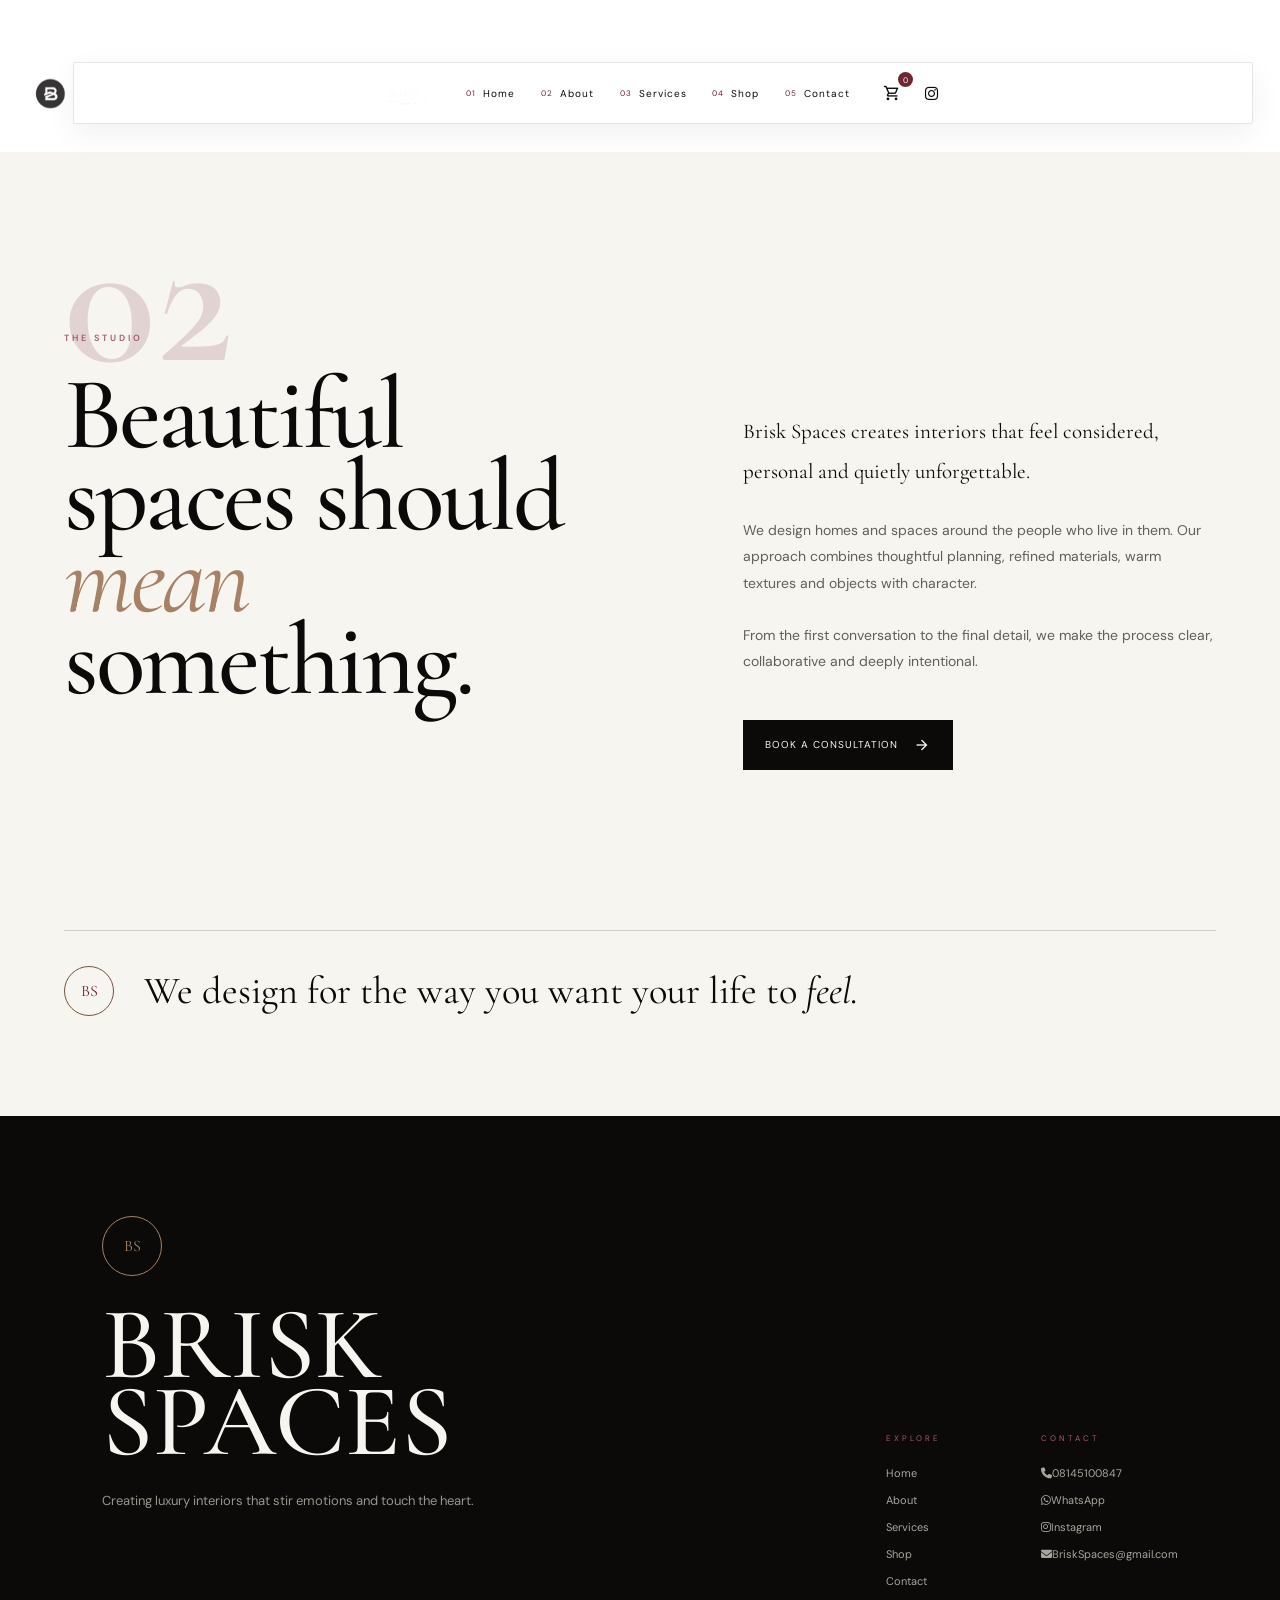
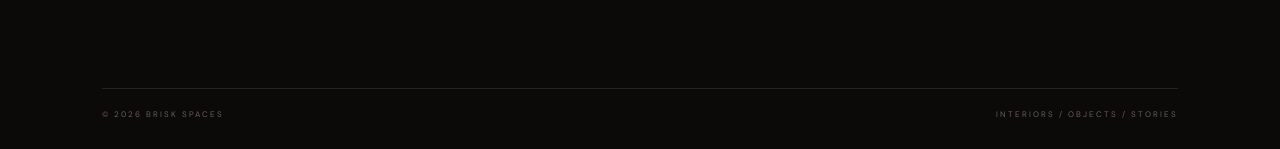
<file: about.html>
<!DOCTYPE html>
<html lang="en">
<head>
<meta charset="UTF-8">
<meta name="viewport" content="width=device-width, initial-scale=1.0">
<meta name="description" content="Brisk Spaces — luxury interior design studio in Lagos.">
<link rel="preconnect" href="https://fonts.googleapis.com">
<link rel="preconnect" href="https://fonts.gstatic.com" crossorigin>
<link href="https://fonts.googleapis.com/css2?family=Cormorant+Garamond:wght@400;500;600;700&family=DM+Sans:wght@300;400;500;600&display=swap" rel="stylesheet">
<link rel="stylesheet" href="https://fonts.googleapis.com/css2?family=Material+Symbols+Outlined:opsz,wght,FILL,GRAD@20..48,100..700,0..1,-50..200&icon_names=shopping_cart,arrow_forward,menu,close,mail,phone,location_on">
<link rel="stylesheet" href="https://cdnjs.cloudflare.com/ajax/libs/font-awesome/6.7.2/css/all.min.css">
<link rel="stylesheet" href="./style.css">
<title>About | Brisk Spaces</title>
</head>
<body>
<div class="header-container">
<a aria-label="Brisk Spaces home" class="logo" href="index.html"><img src="./images/blogo.png" alt="Brisk Spaces symbol"></a>
<header class="floating-header" id="header">
<a aria-label="Brisk Spaces" class="brand" href="index.html"><span class="brand-text"><img src="./images/briskspaces.png" alt="Brisk Spaces"></span></a>
<nav class="desktop-nav" aria-label="Main navigation">
<a href="index.html"><span>01</span>Home</a>
<a href="about.html"><span>02</span>About</a>
<a href="services.html"><span>03</span>Services</a>
<a href="shop.html"><span>04</span>Shop</a>
<a href="contact.html"><span>05</span>Contact</a>
</nav>
<div class="header-actions">
<button aria-label="Shopping cart" class="cart-button" id="cartButton" type="button"><span class="material-symbols-outlined">shopping_cart</span><span class="cart-count" id="cartCount">0</span></button>
<a aria-label="Instagram" class="instagram-header" href="https://www.instagram.com/briskspacestudio" target="_blank" rel="noopener noreferrer"><i class="fa-brands fa-instagram"></i></a>
<button aria-controls="mobileMenu" aria-expanded="false" aria-label="Open menu" class="menu-button" id="menuButton" type="button"><span class="material-symbols-outlined">menu</span></button>
</div>
</header>
</div>
<div aria-hidden="true" class="mobile-menu" id="mobileMenu">
<button aria-label="Close menu" class="mobile-close" id="mobileClose" type="button"><span class="material-symbols-outlined">close</span></button>
<div class="mobile-menu-number">00 / MENU</div>
<nav aria-label="Mobile navigation">
<a href="index.html">01 <span>Home</span></a><a href="about.html">02 <span>About</span></a><a href="services.html">03 <span>Services</span></a><a href="shop.html">04 <span>Shop</span></a><a href="contact.html">05 <span>Contact</span></a>
</nav></div>
<main><section class="about page-section"><div class="section-number">02</div><div class="about-grid"><div class="about-intro"><p class="eyebrow">THE STUDIO</p><h2>Beautiful spaces should <em>mean</em> something.</h2></div><div class="about-copy"><p class="lead">Brisk Spaces creates interiors that feel considered, personal and quietly unforgettable.</p><p>We design homes and spaces around the people who live in them. Our approach combines thoughtful planning, refined materials, warm textures and objects with character.</p><p>From the first conversation to the final detail, we make the process clear, collaborative and deeply intentional.</p><a class="dark-button" href="booking.html">BOOK A CONSULTATION <span class="material-symbols-outlined">arrow_forward</span></a></div></div><div class="about-statement"><div class="statement-symbol">BS</div><p>We design for the way you want your life to <em>feel.</em></p></div></section></main><footer><div class="footer-brand"><span class="footer-symbol">BS</span><h2>BRISK SPACES</h2><p>Creating luxury interiors that stir emotions and touch the heart.</p></div><div class="footer-links"><div><span>EXPLORE</span><a href="index.html">Home</a><a href="about.html">About</a><a href="services.html">Services</a><a href="shop.html">Shop</a><a href="contact.html">Contact</a></div><div><span>CONTACT</span><a href="tel:08145100847"><i class="fa-solid fa-phone"></i>08145100847</a><a href="https://wa.me/2348145100847" target="_blank" rel="noopener noreferrer"><i class="fa-brands fa-whatsapp"></i>WhatsApp</a><a href="https://www.instagram.com/briskspacestudio" target="_blank" rel="noopener noreferrer"><i class="fa-brands fa-instagram"></i>Instagram</a><a href="mailto:BriskSpaces@gmail.com"><i class="fa-solid fa-envelope"></i>BriskSpaces@gmail.com</a></div></div><div class="footer-bottom"><span>© 2026 BRISK SPACES</span><span>INTERIORS / OBJECTS / STORIES</span></div></footer><script src="./style.js"></script>
</body>
</html>
</file>
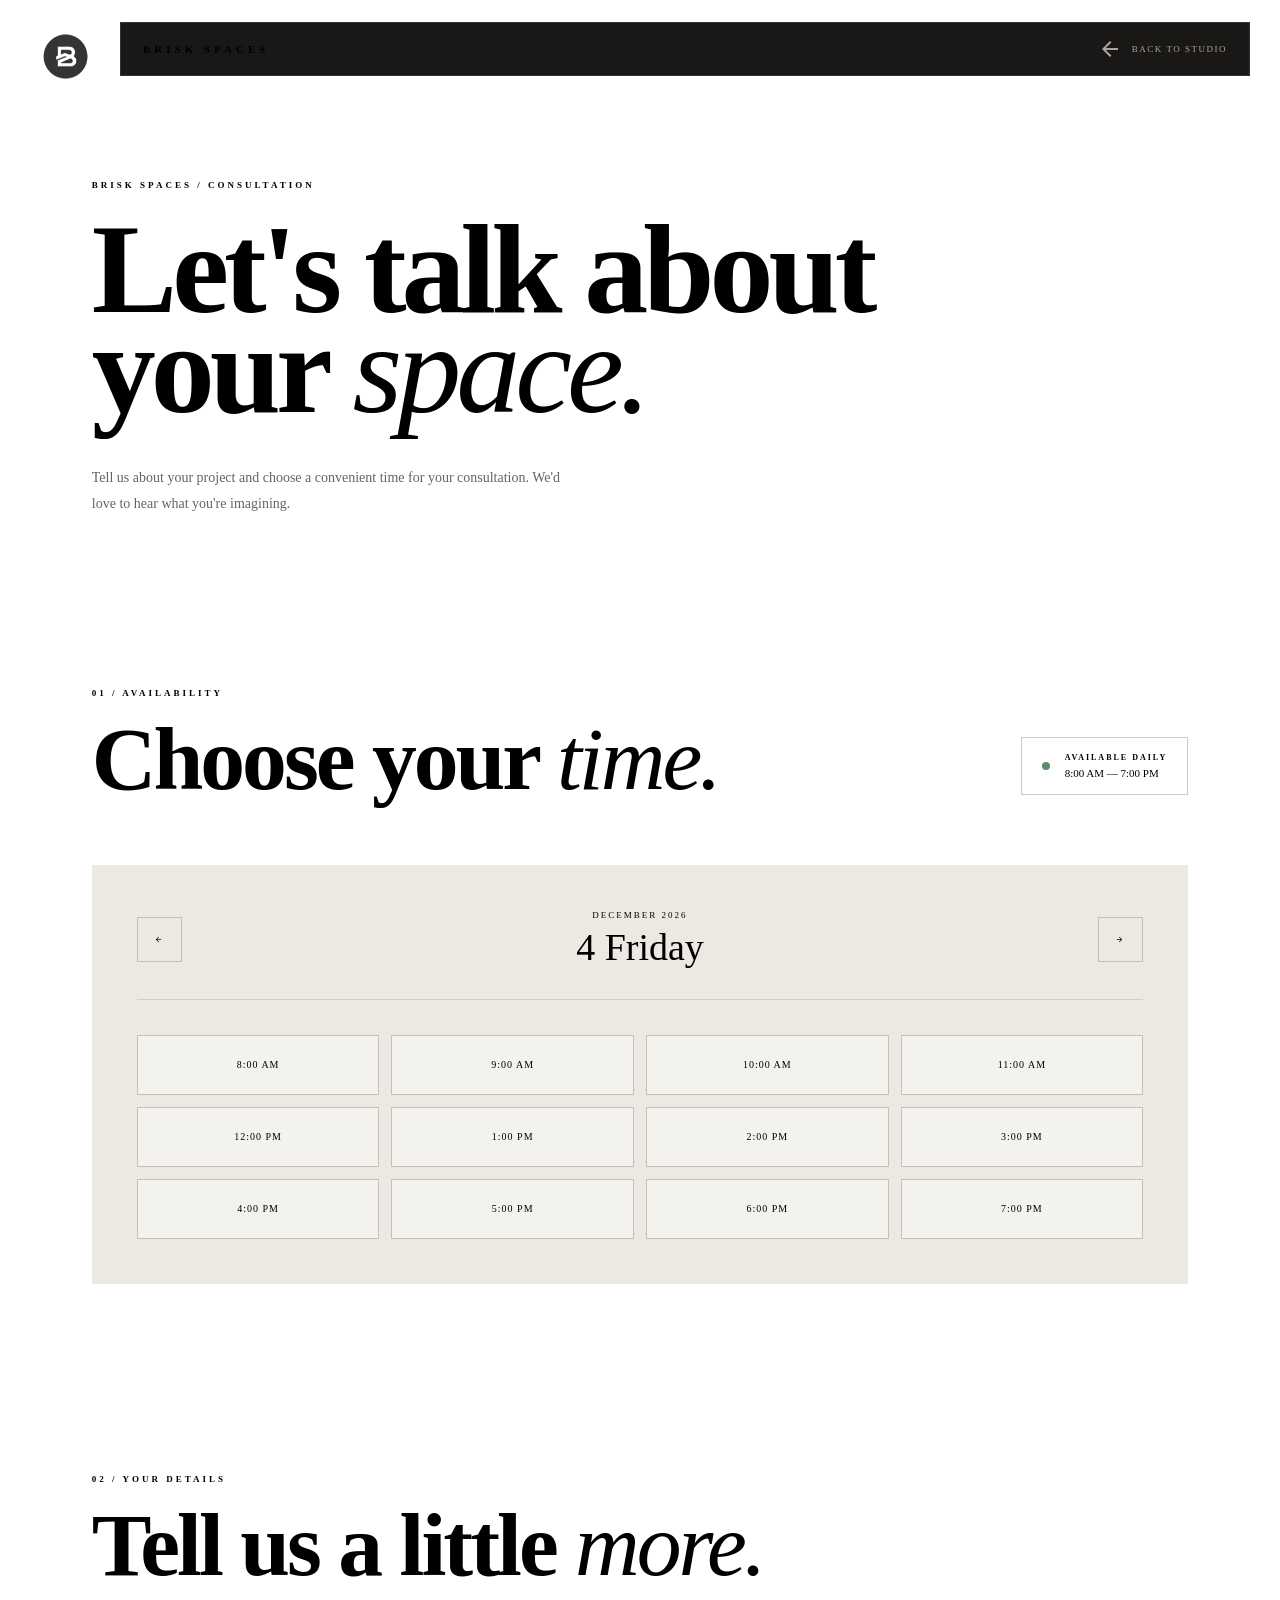
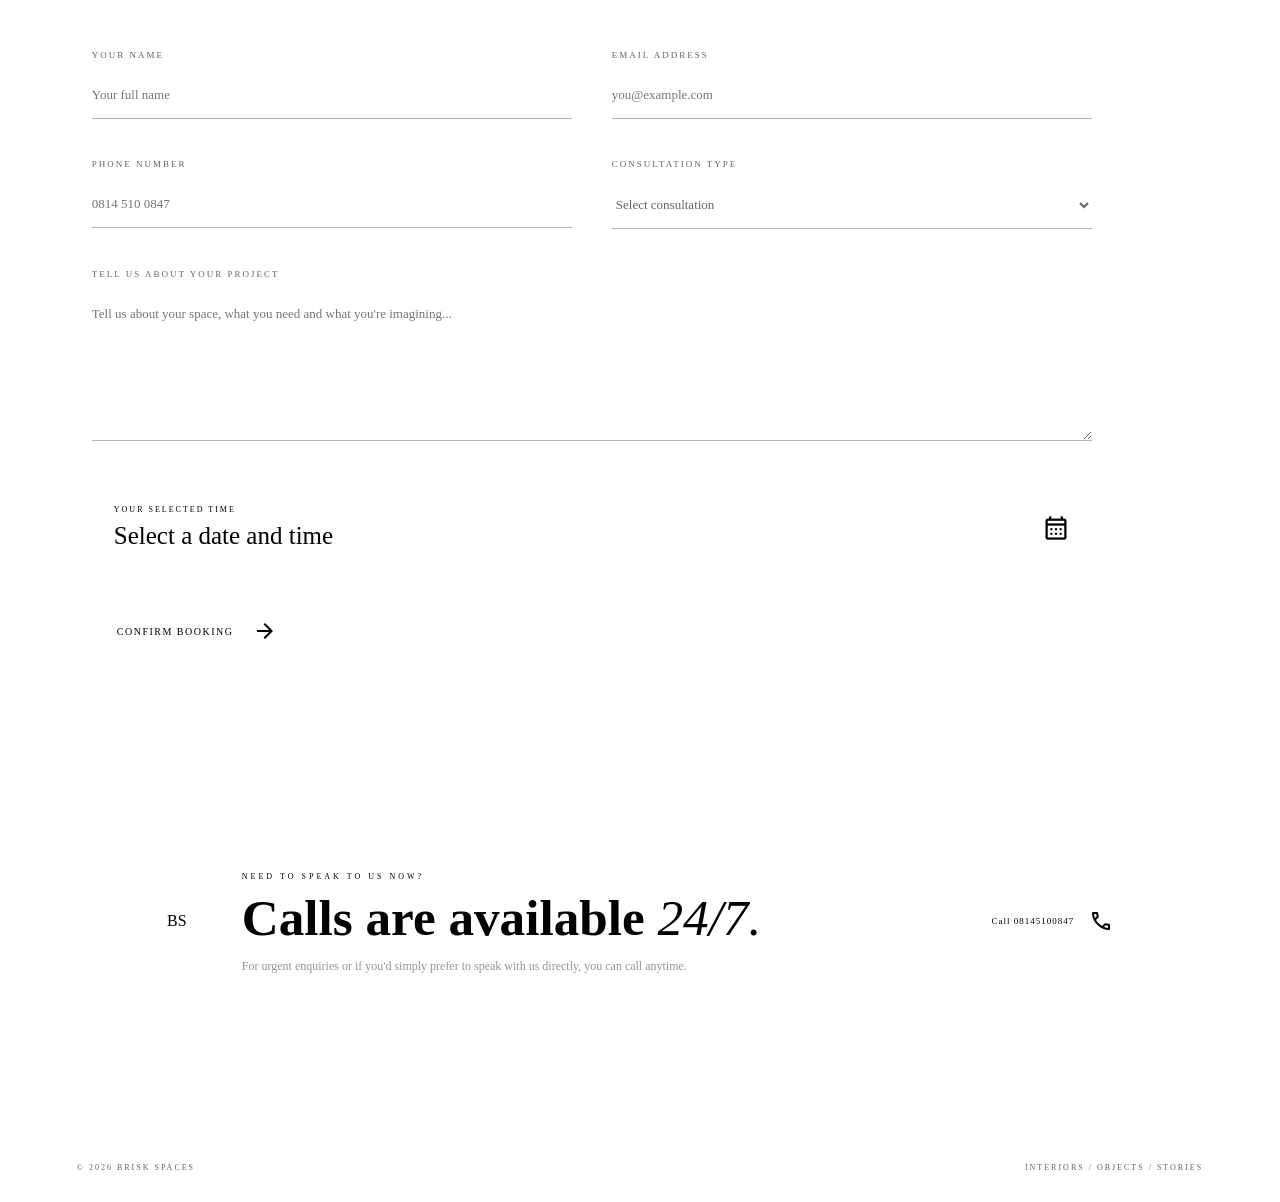
<file: booking.html>
<!DOCTYPE html>
<html lang="en">
<head>
    <meta charset="UTF-8">
    <meta name="viewport" content="width=device-width, initial-scale=1.0">

    <title>Book a Consultation | Brisk Spaces</title>

    <meta
        name="description"
        content="Book a consultation with Brisk Spaces. Consultations are available daily from 8AM to 7PM, with calls available 24/7."
    >

    <!-- Google Fonts -->
    <link rel="preconnect" href="https://fonts.googleapis.com">
    <link rel="preconnect" href="https://fonts.gstatic.com" crossorigin>

    <link
        href="https://fonts.googleapis.com/css2?family=Cormorant+Garamond:wght@400;500;600;700&family=DM+Sans:wght@300;400;500;600&display=swap"
        rel="stylesheet"
    >

    <!-- Material Symbols -->
    <link
        rel="stylesheet"
        href="https://fonts.googleapis.com/css2?family=Material+Symbols+Outlined:opsz,wght,FILL,GRAD@20..48,100..700,0..1,-50..200"
    >

    <link rel="stylesheet" href="./booking.css">
</head>

<body>

    <!-- STATIONARY LOGO -->
    <a href="./index.html" class="booking-logo">
        <img src="./images/blogo.png" alt="Brisk Spaces logo">
    </a>


    <!-- HEADER -->
    <header class="booking-header">

        <a href="./index.html" class="booking-brand">
            BRISK SPACES
        </a>

        <a href="./index.html" class="back-home">
            <span class="material-symbols-outlined">
                arrow_back
            </span>
            Back to studio
        </a>

    </header>


    <main class="booking-page">

        <!-- INTRO -->
        <section class="booking-intro">

            <p class="eyebrow">
                BRISK SPACES / CONSULTATION
            </p>

            <h1>
                Let's talk about
                your <em>space.</em>
            </h1>

            <p class="intro-copy">
                Tell us about your project and choose a convenient
                time for your consultation. We'd love to hear what
                you're imagining.
            </p>

        </section>


        <!-- AVAILABILITY -->
        <section class="availability-section">

            <div class="availability-heading">

                <div>
                    <span class="section-label">
                        01 / AVAILABILITY
                    </span>

                    <h2>
                        Choose your
                        <em>time.</em>
                    </h2>
                </div>

                <div class="availability-note">
                    <span class="status-dot"></span>

                    <div>
                        <strong>AVAILABLE DAILY</strong>
                        <p>8:00 AM — 7:00 PM</p>
                    </div>
                </div>

            </div>


            <!-- DATE -->
            <div class="date-area">

                <div class="date-heading">
                    <button id="previousDay" aria-label="Previous day">
                        <span class="material-symbols-outlined">
                            arrow_back
                        </span>
                    </button>

                    <div>
                        <span id="monthName"></span>
                        <strong id="selectedDate"></strong>
                    </div>

                    <button id="nextDay" aria-label="Next day">
                        <span class="material-symbols-outlined">
                            arrow_forward
                        </span>
                    </button>
                </div>


                <!-- TIME SLOTS -->
                <div class="time-slots" id="timeSlots">

                    <button class="time-slot" data-time="8:00 AM">
                        8:00 AM
                    </button>

                    <button class="time-slot" data-time="9:00 AM">
                        9:00 AM
                    </button>

                    <button class="time-slot" data-time="10:00 AM">
                        10:00 AM
                    </button>

                    <button class="time-slot" data-time="11:00 AM">
                        11:00 AM
                    </button>

                    <button class="time-slot" data-time="12:00 PM">
                        12:00 PM
                    </button>

                    <button class="time-slot" data-time="1:00 PM">
                        1:00 PM
                    </button>

                    <button class="time-slot" data-time="2:00 PM">
                        2:00 PM
                    </button>

                    <button class="time-slot" data-time="3:00 PM">
                        3:00 PM
                    </button>

                    <button class="time-slot" data-time="4:00 PM">
                        4:00 PM
                    </button>

                    <button class="time-slot" data-time="5:00 PM">
                        5:00 PM
                    </button>

                    <button class="time-slot" data-time="6:00 PM">
                        6:00 PM
                    </button>

                    <button class="time-slot" data-time="7:00 PM">
                        7:00 PM
                    </button>

                </div>

            </div>

        </section>


        <!-- BOOKING FORM -->
        <section class="booking-form-section">

            <div class="form-title">

                <span class="section-label">
                    02 / YOUR DETAILS
                </span>

                <h2>
                    Tell us a little
                    <em>more.</em>
                </h2>

            </div>


            <form id="bookingForm">

                <div class="form-row">

                    <label>
                        Your name

                        <input
                            type="text"
                            id="bookingName"
                            placeholder="Your full name"
                            required
                        >
                    </label>


                    <label>
                        Email address

                        <input
                            type="email"
                            id="bookingEmail"
                            placeholder="you@example.com"
                            required
                        >
                    </label>

                </div>


                <div class="form-row">

                    <label>
                        Phone number

                        <input
                            type="tel"
                            id="bookingPhone"
                            placeholder="0814 510 0847"
                            required
                        >
                    </label>


                    <label>
                        Consultation type

                        <select id="consultationType" required>

                            <option value="">
                                Select consultation
                            </option>

                            <option value="Interior Design">
                                Interior Design
                            </option>

                            <option value="Space Planning">
                                Space Planning
                            </option>

                            <option value="Home Styling">
                                Home Styling
                            </option>

                            <option value="General Consultation">
                                General Consultation
                            </option>

                        </select>

                    </label>

                </div>


                <label>
                    Tell us about your project

                    <textarea
                        id="bookingMessage"
                        placeholder="Tell us about your space, what you need and what you're imagining..."
                        required
                    ></textarea>

                </label>


                <!-- SELECTED BOOKING -->
                <div class="selected-booking">

                    <div>
                        <span>YOUR SELECTED TIME</span>

                        <strong id="bookingSummary">
                            Select a date and time
                        </strong>
                    </div>

                    <span class="material-symbols-outlined">
                        calendar_month
                    </span>

                </div>


                <button
                    type="submit"
                    class="confirm-button"
                >
                    Confirm booking

                    <span class="material-symbols-outlined">
                        arrow_forward
                    </span>
                </button>


                <p
                    class="booking-status"
                    id="bookingStatus"
                ></p>

            </form>

        </section>


        <!-- 24/7 CALL -->
        <section class="call-section">

            <div class="call-symbol">
                BS
            </div>

            <div class="call-copy">

                <span>
                    NEED TO SPEAK TO US NOW?
                </span>

                <h2>
                    Calls are available
                    <em>24/7.</em>
                </h2>

                <p>
                    For urgent enquiries or if you'd simply prefer
                    to speak with us directly, you can call anytime.
                </p>

            </div>

            <a
                href="tel:08145100847"
                class="call-button"
            >
                Call 08145100847

                <span class="material-symbols-outlined">
                    phone
                </span>
            </a>

        </section>

    </main>


    <!-- FOOTER -->
    <footer>

        <div>
            © 2026 BRISK SPACES
        </div>

        <div>
            INTERIORS / OBJECTS / STORIES
        </div>

    </footer>


<script>

    const dateDisplay = document.getElementById("selectedDate");
    const monthDisplay = document.getElementById("monthName");
    const timeSlots = document.querySelectorAll(".time-slot");
    const bookingSummary = document.getElementById("bookingSummary");

    let currentDate = new Date();
    let selectedTime = "";


    function updateDate() {

        const options = {
            weekday: "long",
            day: "numeric"
        };

        const monthOptions = {
            month: "long",
            year: "numeric"
        };

        dateDisplay.textContent =
            currentDate.toLocaleDateString(
                "en-US",
                options
            );

        monthDisplay.textContent =
            currentDate.toLocaleDateString(
                "en-US",
                monthOptions
            );

        updateSummary();
    }


    function updateSummary() {

        if (!selectedTime) {

            bookingSummary.textContent =
                "Select a date and time";

            return;
        }

        const dateText =
            currentDate.toLocaleDateString(
                "en-US",
                {
                    weekday: "short",
                    month: "short",
                    day: "numeric"
                }
            );

        bookingSummary.textContent =
            `${dateText} · ${selectedTime}`;
    }


    document.getElementById("previousDay")
        .addEventListener("click", () => {

            currentDate.setDate(
                currentDate.getDate() - 1
            );

            updateDate();
        });


    document.getElementById("nextDay")
        .addEventListener("click", () => {

            currentDate.setDate(
                currentDate.getDate() + 1
            );

            updateDate();
        });


    timeSlots.forEach(slot => {

        slot.addEventListener("click", () => {

            timeSlots.forEach(item => {
                item.classList.remove("selected");
            });

            slot.classList.add("selected");

            selectedTime =
                slot.dataset.time;

            updateSummary();
        });

    });


    document
        .getElementById("bookingForm")
        .addEventListener("submit", function(event) {

            event.preventDefault();

            const status =
                document.getElementById("bookingStatus");

            if (!selectedTime) {

                status.textContent =
                    "Please select a consultation time.";

                status.className =
                    "booking-status error";

                return;
            }


            const name =
                document.getElementById("bookingName").value;

            const email =
                document.getElementById("bookingEmail").value;

            const phone =
                document.getElementById("bookingPhone").value;

            const type =
                document.getElementById("consultationType").value;

            const message =
                document.getElementById("bookingMessage").value;


            /*
                This currently prepares the booking information.

                Connect this section to your booking/calendar
                backend to make the reservation permanent.
            */

            console.log({
                name,
                email,
                phone,
                type,
                message,
                date: currentDate,
                time: selectedTime
            });


            status.textContent =
                "Your booking request has been received. We will contact you to confirm your appointment.";

            status.className =
                "booking-status success";

        });


    updateDate();

</script>

</body>
</html>
</file>
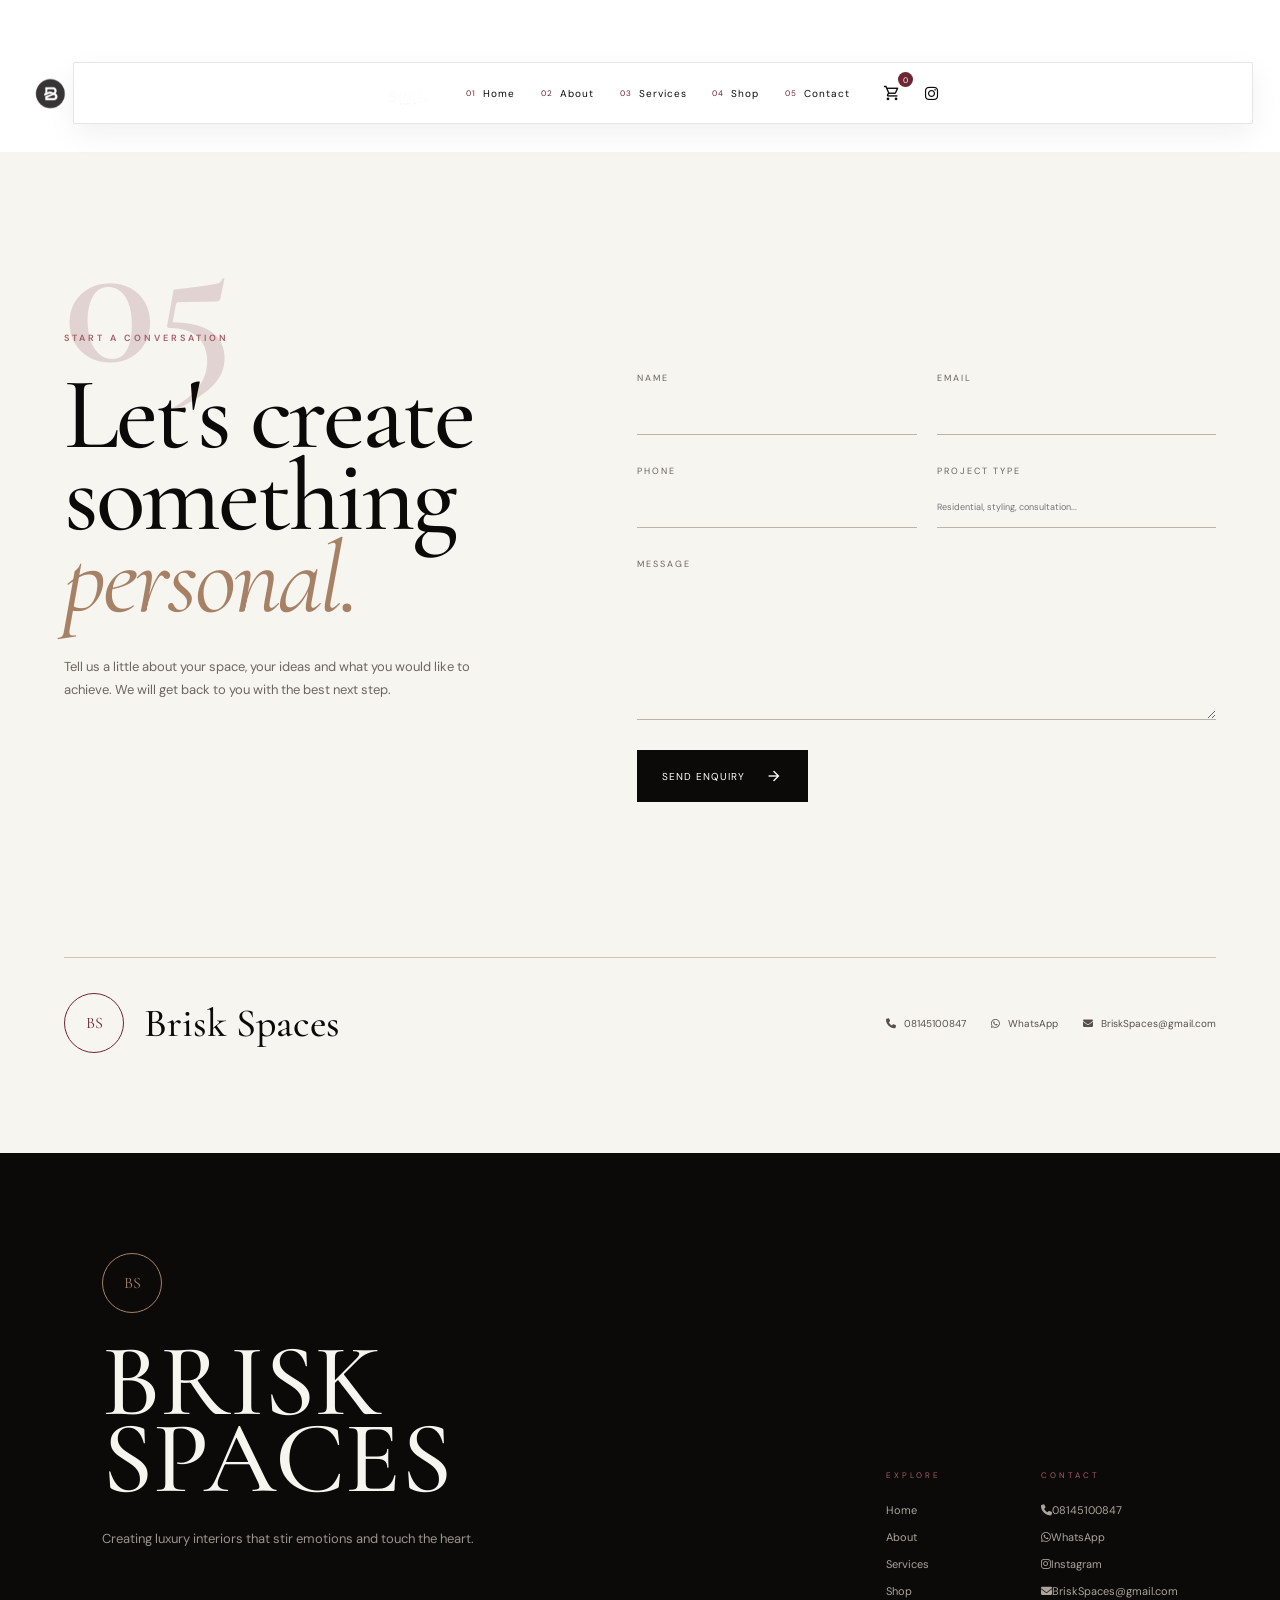
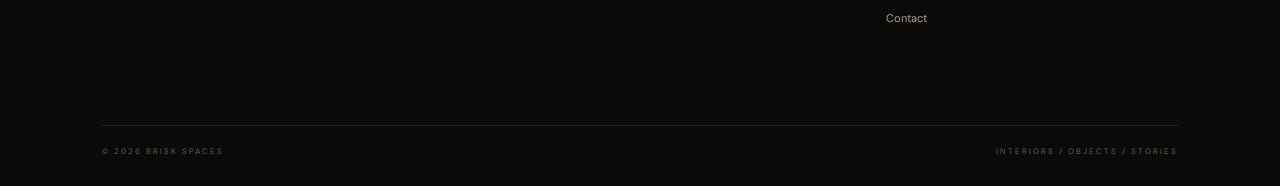
<file: contact.html>
<!DOCTYPE html>
<html lang="en">
<head>
<meta charset="UTF-8">
<meta name="viewport" content="width=device-width, initial-scale=1.0">
<meta name="description" content="Brisk Spaces — luxury interior design studio in Lagos.">
<link rel="preconnect" href="https://fonts.googleapis.com">
<link rel="preconnect" href="https://fonts.gstatic.com" crossorigin>
<link href="https://fonts.googleapis.com/css2?family=Cormorant+Garamond:wght@400;500;600;700&family=DM+Sans:wght@300;400;500;600&display=swap" rel="stylesheet">
<link rel="stylesheet" href="https://fonts.googleapis.com/css2?family=Material+Symbols+Outlined:opsz,wght,FILL,GRAD@20..48,100..700,0..1,-50..200&icon_names=shopping_cart,arrow_forward,menu,close,mail,phone,location_on">
<link rel="stylesheet" href="https://cdnjs.cloudflare.com/ajax/libs/font-awesome/6.7.2/css/all.min.css">
<link rel="stylesheet" href="./style.css">
<title>Contact | Brisk Spaces</title>
</head>
<body>
<div class="header-container">
<a aria-label="Brisk Spaces home" class="logo" href="index.html"><img src="./images/blogo.png" alt="Brisk Spaces symbol"></a>
<header class="floating-header" id="header">
<a aria-label="Brisk Spaces" class="brand" href="index.html"><span class="brand-text"><img src="./images/briskspaces.png" alt="Brisk Spaces"></span></a>
<nav class="desktop-nav" aria-label="Main navigation">
<a href="index.html"><span>01</span>Home</a>
<a href="about.html"><span>02</span>About</a>
<a href="services.html"><span>03</span>Services</a>
<a href="shop.html"><span>04</span>Shop</a>
<a href="contact.html"><span>05</span>Contact</a>
</nav>
<div class="header-actions">
<button aria-label="Shopping cart" class="cart-button" id="cartButton" type="button"><span class="material-symbols-outlined">shopping_cart</span><span class="cart-count" id="cartCount">0</span></button>
<a aria-label="Instagram" class="instagram-header" href="https://www.instagram.com/briskspacestudio" target="_blank" rel="noopener noreferrer"><i class="fa-brands fa-instagram"></i></a>
<button aria-controls="mobileMenu" aria-expanded="false" aria-label="Open menu" class="menu-button" id="menuButton" type="button"><span class="material-symbols-outlined">menu</span></button>
</div>
</header>
</div>
<div aria-hidden="true" class="mobile-menu" id="mobileMenu">
<button aria-label="Close menu" class="mobile-close" id="mobileClose" type="button"><span class="material-symbols-outlined">close</span></button>
<div class="mobile-menu-number">00 / MENU</div>
<nav aria-label="Mobile navigation">
<a href="index.html">01 <span>Home</span></a><a href="about.html">02 <span>About</span></a><a href="services.html">03 <span>Services</span></a><a href="shop.html">04 <span>Shop</span></a><a href="contact.html">05 <span>Contact</span></a>
</nav></div>
<main><section class="contact page-section"><div class="section-number">05</div><div class="contact-grid"><div class="contact-intro"><p class="eyebrow">START A CONVERSATION</p><h2>Let's create something <em>personal.</em></h2><p>Tell us a little about your space, your ideas and what you would like to achieve. We will get back to you with the best next step.</p></div><form class="contact-form" id="contactForm"><div class="form-row"><label>Name<input name="name" required autocomplete="name"></label><label>Email<input name="email" type="email" required autocomplete="email"></label></div><div class="form-row"><label>Phone<input name="phone" type="tel" autocomplete="tel"></label><label>Project type<input name="project" placeholder="Residential, styling, consultation..."></label></div><label>Message<textarea name="message" required></textarea></label><button class="submit-button" type="submit">SEND ENQUIRY <span class="material-symbols-outlined">arrow_forward</span></button><p class="form-status" id="formStatus" aria-live="polite"></p></form></div><div class="contact-details"><div class="contact-heading"><div class="contact-symbol">BS</div><h3>Brisk Spaces</h3></div><div class="contact-links"><a href="tel:08145100847"><i class="fa-solid fa-phone"></i>08145100847</a><a href="https://wa.me/2348145100847" target="_blank" rel="noopener noreferrer"><i class="fa-brands fa-whatsapp"></i>WhatsApp</a><a href="mailto:BriskSpaces@gmail.com"><i class="fa-solid fa-envelope"></i>BriskSpaces@gmail.com</a></div></div></section></main><footer><div class="footer-brand"><span class="footer-symbol">BS</span><h2>BRISK SPACES</h2><p>Creating luxury interiors that stir emotions and touch the heart.</p></div><div class="footer-links"><div><span>EXPLORE</span><a href="index.html">Home</a><a href="about.html">About</a><a href="services.html">Services</a><a href="shop.html">Shop</a><a href="contact.html">Contact</a></div><div><span>CONTACT</span><a href="tel:08145100847"><i class="fa-solid fa-phone"></i>08145100847</a><a href="https://wa.me/2348145100847" target="_blank" rel="noopener noreferrer"><i class="fa-brands fa-whatsapp"></i>WhatsApp</a><a href="https://www.instagram.com/briskspacestudio" target="_blank" rel="noopener noreferrer"><i class="fa-brands fa-instagram"></i>Instagram</a><a href="mailto:BriskSpaces@gmail.com"><i class="fa-solid fa-envelope"></i>BriskSpaces@gmail.com</a></div></div><div class="footer-bottom"><span>© 2026 BRISK SPACES</span><span>INTERIORS / OBJECTS / STORIES</span></div></footer><script src="./style.js"></script>
</body>
</html>
</file>
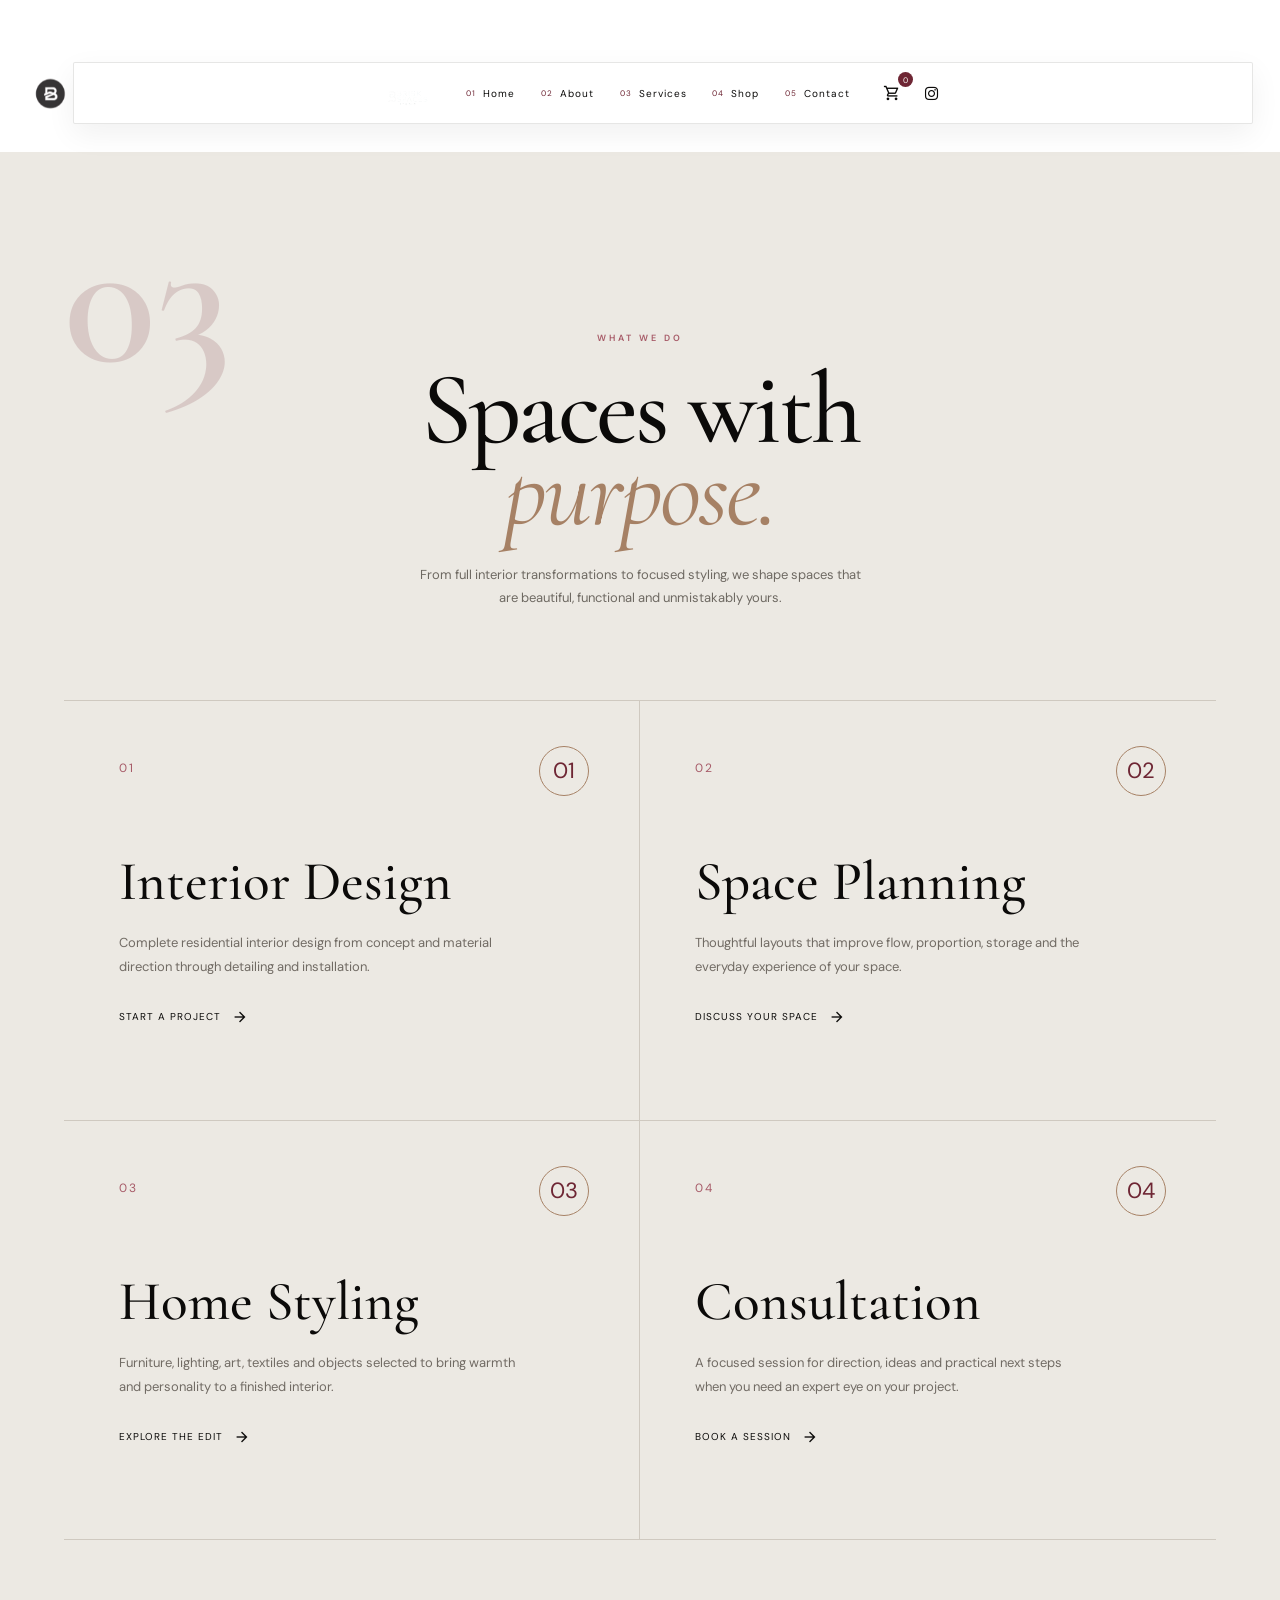
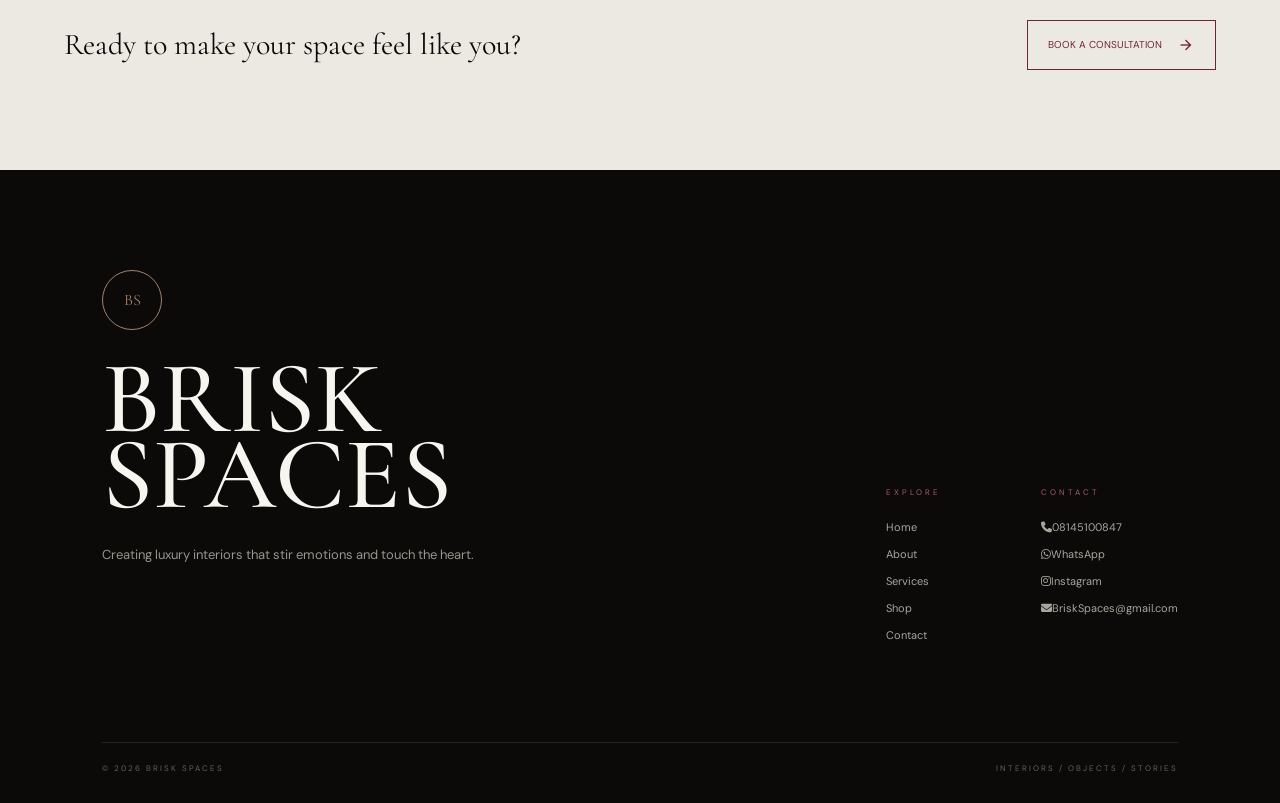
<file: services.html>
<!DOCTYPE html>
<html lang="en">
<head>
<meta charset="UTF-8">
<meta name="viewport" content="width=device-width, initial-scale=1.0">
<meta name="description" content="Brisk Spaces — luxury interior design studio in Lagos.">
<link rel="preconnect" href="https://fonts.googleapis.com">
<link rel="preconnect" href="https://fonts.gstatic.com" crossorigin>
<link href="https://fonts.googleapis.com/css2?family=Cormorant+Garamond:wght@400;500;600;700&family=DM+Sans:wght@300;400;500;600&display=swap" rel="stylesheet">
<link rel="stylesheet" href="https://fonts.googleapis.com/css2?family=Material+Symbols+Outlined:opsz,wght,FILL,GRAD@20..48,100..700,0..1,-50..200&icon_names=shopping_cart,arrow_forward,menu,close,mail,phone,location_on">
<link rel="stylesheet" href="https://cdnjs.cloudflare.com/ajax/libs/font-awesome/6.7.2/css/all.min.css">
<link rel="stylesheet" href="./style.css">
<title>Services | Brisk Spaces</title>
</head>
<body>
<div class="header-container">
<a aria-label="Brisk Spaces home" class="logo" href="index.html"><img src="./images/blogo.png" alt="Brisk Spaces symbol"></a>
<header class="floating-header" id="header">
<a aria-label="Brisk Spaces" class="brand" href="index.html"><span class="brand-text"><img src="./images/briskspaces.png" alt="Brisk Spaces"></span></a>
<nav class="desktop-nav" aria-label="Main navigation">
<a href="index.html"><span>01</span>Home</a>
<a href="about.html"><span>02</span>About</a>
<a href="services.html"><span>03</span>Services</a>
<a href="shop.html"><span>04</span>Shop</a>
<a href="contact.html"><span>05</span>Contact</a>
</nav>
<div class="header-actions">
<button aria-label="Shopping cart" class="cart-button" id="cartButton" type="button"><span class="material-symbols-outlined">shopping_cart</span><span class="cart-count" id="cartCount">0</span></button>
<a aria-label="Instagram" class="instagram-header" href="https://www.instagram.com/briskspacestudio" target="_blank" rel="noopener noreferrer"><i class="fa-brands fa-instagram"></i></a>
<button aria-controls="mobileMenu" aria-expanded="false" aria-label="Open menu" class="menu-button" id="menuButton" type="button"><span class="material-symbols-outlined">menu</span></button>
</div>
</header>
</div>
<div aria-hidden="true" class="mobile-menu" id="mobileMenu">
<button aria-label="Close menu" class="mobile-close" id="mobileClose" type="button"><span class="material-symbols-outlined">close</span></button>
<div class="mobile-menu-number">00 / MENU</div>
<nav aria-label="Mobile navigation">
<a href="index.html">01 <span>Home</span></a><a href="about.html">02 <span>About</span></a><a href="services.html">03 <span>Services</span></a><a href="shop.html">04 <span>Shop</span></a><a href="contact.html">05 <span>Contact</span></a>
</nav></div>
<main><section class="services page-section"><div class="section-number">03</div><div class="section-heading"><p class="eyebrow">WHAT WE DO</p><h2>Spaces with <em>purpose.</em></h2><p>From full interior transformations to focused styling, we shape spaces that are beautiful, functional and unmistakably yours.</p></div><div class="services-list"><article class="service-card"><span class="service-number">01</span><div class="service-icon">01</div><h3>Interior Design</h3><p>Complete residential interior design from concept and material direction through detailing and installation.</p><a href="booking.html">START A PROJECT <span class="material-symbols-outlined">arrow_forward</span></a></article><article class="service-card"><span class="service-number">02</span><div class="service-icon">02</div><h3>Space Planning</h3><p>Thoughtful layouts that improve flow, proportion, storage and the everyday experience of your space.</p><a href="booking.html">DISCUSS YOUR SPACE <span class="material-symbols-outlined">arrow_forward</span></a></article><article class="service-card"><span class="service-number">03</span><div class="service-icon">03</div><h3>Home Styling</h3><p>Furniture, lighting, art, textiles and objects selected to bring warmth and personality to a finished interior.</p><a href="shop.html">EXPLORE THE EDIT <span class="material-symbols-outlined">arrow_forward</span></a></article><article class="service-card"><span class="service-number">04</span><div class="service-icon">04</div><h3>Consultation</h3><p>A focused session for direction, ideas and practical next steps when you need an expert eye on your project.</p><a href="booking.html">BOOK A SESSION <span class="material-symbols-outlined">arrow_forward</span></a></article></div><div class="services-bottom"><p>Ready to make your space feel like you?</p><a class="wine-outline-button" href="booking.html">BOOK A CONSULTATION <span class="material-symbols-outlined">arrow_forward</span></a></div></section></main><footer><div class="footer-brand"><span class="footer-symbol">BS</span><h2>BRISK SPACES</h2><p>Creating luxury interiors that stir emotions and touch the heart.</p></div><div class="footer-links"><div><span>EXPLORE</span><a href="index.html">Home</a><a href="about.html">About</a><a href="services.html">Services</a><a href="shop.html">Shop</a><a href="contact.html">Contact</a></div><div><span>CONTACT</span><a href="tel:08145100847"><i class="fa-solid fa-phone"></i>08145100847</a><a href="https://wa.me/2348145100847" target="_blank" rel="noopener noreferrer"><i class="fa-brands fa-whatsapp"></i>WhatsApp</a><a href="https://www.instagram.com/briskspacestudio" target="_blank" rel="noopener noreferrer"><i class="fa-brands fa-instagram"></i>Instagram</a><a href="mailto:BriskSpaces@gmail.com"><i class="fa-solid fa-envelope"></i>BriskSpaces@gmail.com</a></div></div><div class="footer-bottom"><span>© 2026 BRISK SPACES</span><span>INTERIORS / OBJECTS / STORIES</span></div></footer><script src="./style.js"></script>
</body>
</html>
</file>
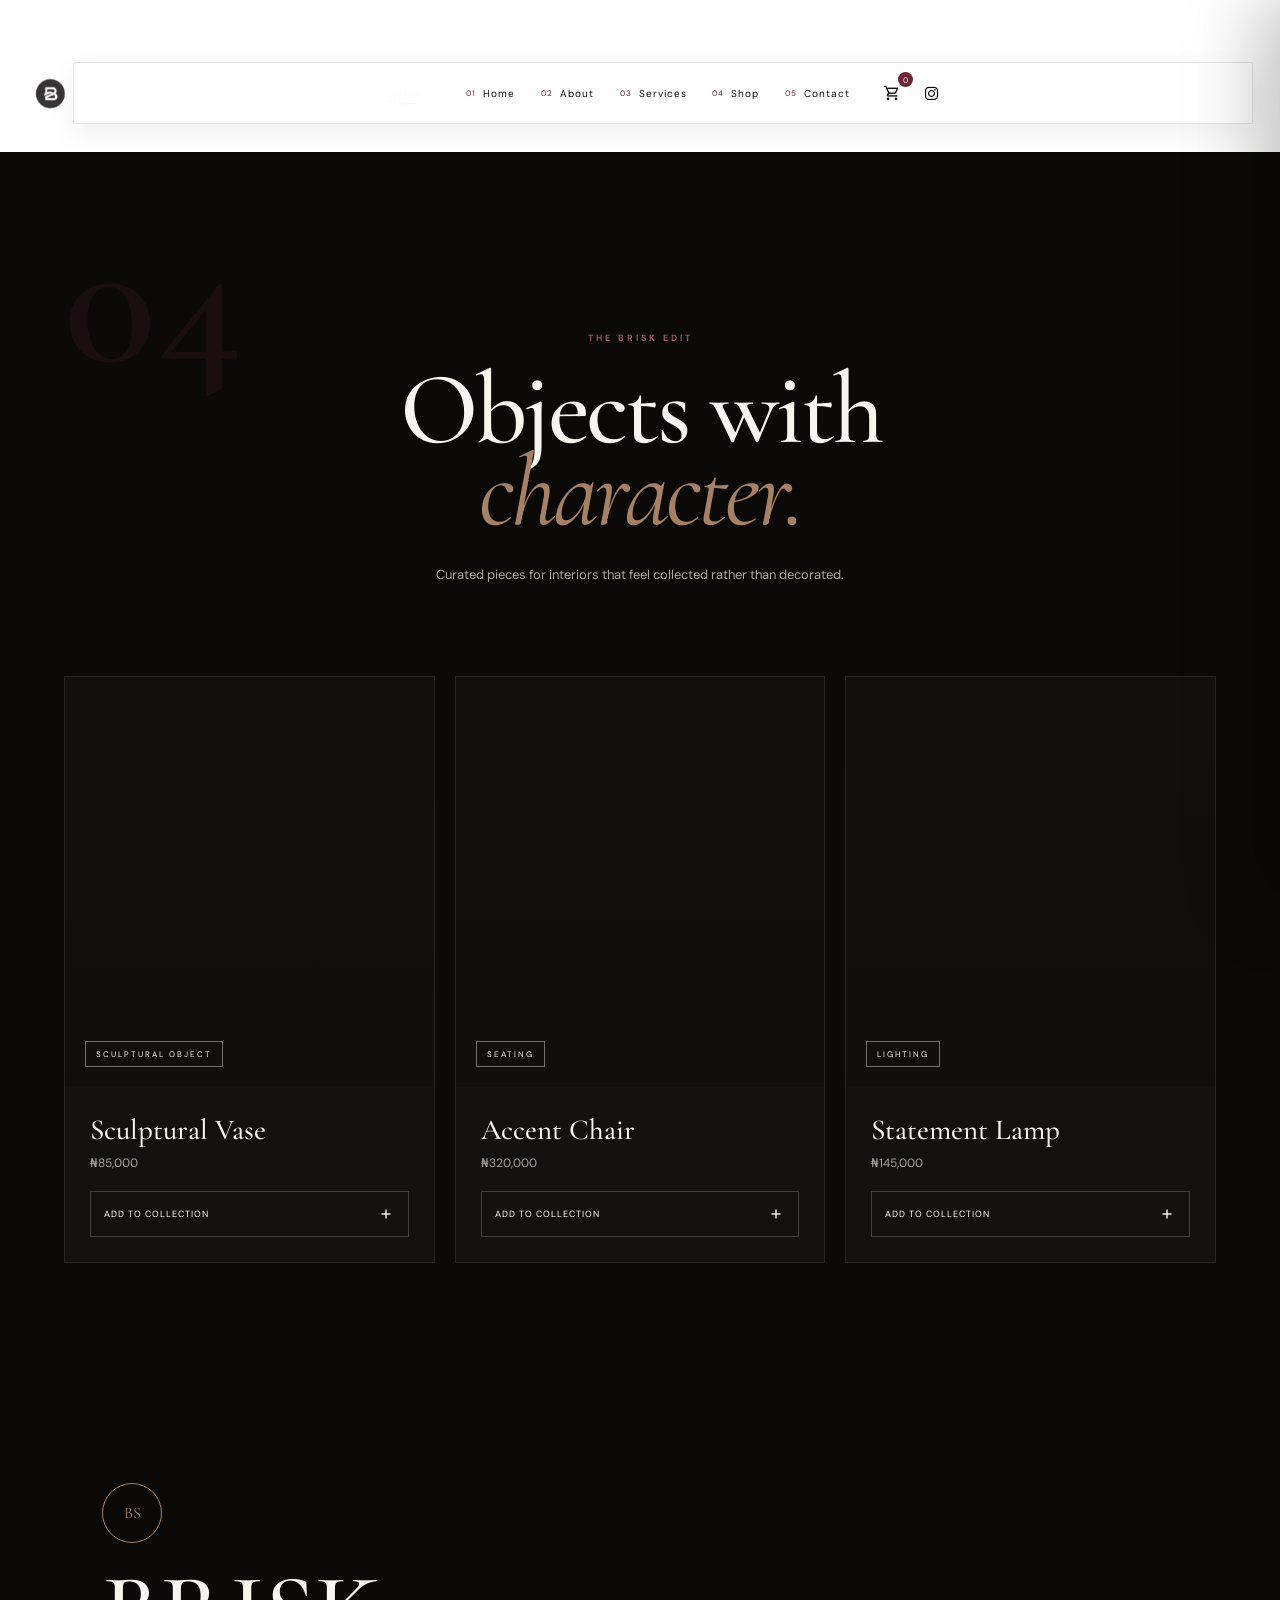
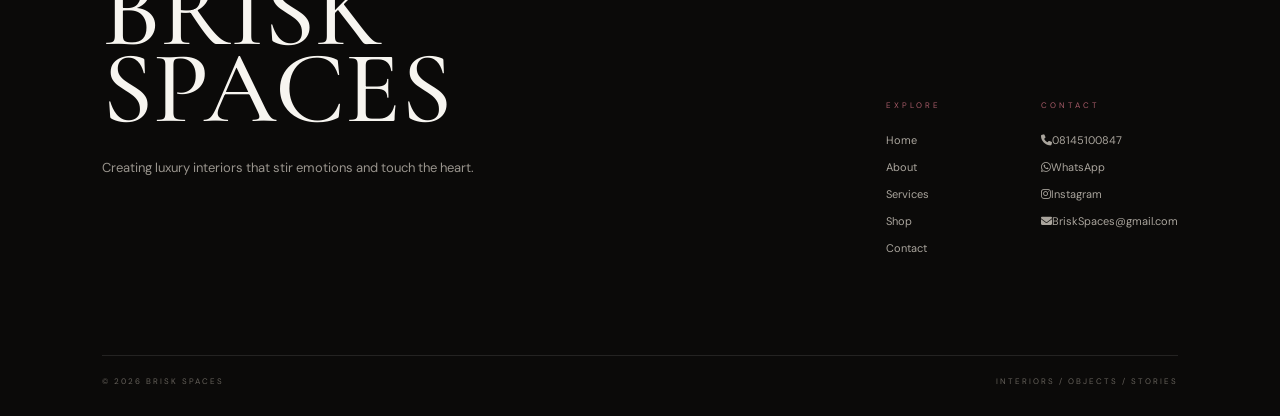
<file: shop.html>
<!DOCTYPE html>
<html lang="en">
<head>
<meta charset="UTF-8">
<meta name="viewport" content="width=device-width, initial-scale=1.0">
<meta name="description" content="Brisk Spaces — luxury interior design studio in Lagos.">
<link rel="preconnect" href="https://fonts.googleapis.com">
<link rel="preconnect" href="https://fonts.gstatic.com" crossorigin>
<link href="https://fonts.googleapis.com/css2?family=Cormorant+Garamond:wght@400;500;600;700&family=DM+Sans:wght@300;400;500;600&display=swap" rel="stylesheet">
<link rel="stylesheet" href="https://fonts.googleapis.com/css2?family=Material+Symbols+Outlined:opsz,wght,FILL,GRAD@20..48,100..700,0..1,-50..200&icon_names=shopping_cart,arrow_forward,menu,close,mail,phone,location_on">
<link rel="stylesheet" href="https://cdnjs.cloudflare.com/ajax/libs/font-awesome/6.7.2/css/all.min.css">
<link rel="stylesheet" href="./style.css">
<title>Shop | Brisk Spaces</title>
</head>
<body>
<div class="header-container">
<a aria-label="Brisk Spaces home" class="logo" href="index.html"><img src="./images/blogo.png" alt="Brisk Spaces symbol"></a>
<header class="floating-header" id="header">
<a aria-label="Brisk Spaces" class="brand" href="index.html"><span class="brand-text"><img src="./images/briskspaces.png" alt="Brisk Spaces"></span></a>
<nav class="desktop-nav" aria-label="Main navigation">
<a href="index.html"><span>01</span>Home</a>
<a href="about.html"><span>02</span>About</a>
<a href="services.html"><span>03</span>Services</a>
<a href="shop.html"><span>04</span>Shop</a>
<a href="contact.html"><span>05</span>Contact</a>
</nav>
<div class="header-actions">
<button aria-label="Shopping cart" class="cart-button" id="cartButton" type="button"><span class="material-symbols-outlined">shopping_cart</span><span class="cart-count" id="cartCount">0</span></button>
<a aria-label="Instagram" class="instagram-header" href="https://www.instagram.com/briskspacestudio" target="_blank" rel="noopener noreferrer"><i class="fa-brands fa-instagram"></i></a>
<button aria-controls="mobileMenu" aria-expanded="false" aria-label="Open menu" class="menu-button" id="menuButton" type="button"><span class="material-symbols-outlined">menu</span></button>
</div>
</header>
</div>
<div aria-hidden="true" class="mobile-menu" id="mobileMenu">
<button aria-label="Close menu" class="mobile-close" id="mobileClose" type="button"><span class="material-symbols-outlined">close</span></button>
<div class="mobile-menu-number">00 / MENU</div>
<nav aria-label="Mobile navigation">
<a href="index.html">01 <span>Home</span></a><a href="about.html">02 <span>About</span></a><a href="services.html">03 <span>Services</span></a><a href="shop.html">04 <span>Shop</span></a><a href="contact.html">05 <span>Contact</span></a>
</nav></div>
<main><section class="shop page-section"><div class="section-number">04</div><div class="section-heading light"><p class="eyebrow">THE BRISK EDIT</p><h2>Objects with <em>character.</em></h2><p>Curated pieces for interiors that feel collected rather than decorated.</p></div><div class="shop-grid"><article class="product-card"><div class="product-image product-one"><span>SCULPTURAL OBJECT</span></div><div class="product-info"><h3>Sculptural Vase</h3><p>₦85,000</p><button class="add-cart" data-product="Sculptural Vase — ₦85,000" type="button">ADD TO COLLECTION <span class="material-symbols-outlined">add</span></button></div></article><article class="product-card"><div class="product-image product-two"><span>SEATING</span></div><div class="product-info"><h3>Accent Chair</h3><p>₦320,000</p><button class="add-cart" data-product="Accent Chair — ₦320,000" type="button">ADD TO COLLECTION <span class="material-symbols-outlined">add</span></button></div></article><article class="product-card"><div class="product-image product-three"><span>LIGHTING</span></div><div class="product-info"><h3>Statement Lamp</h3><p>₦145,000</p><button class="add-cart" data-product="Statement Lamp — ₦145,000" type="button">ADD TO COLLECTION <span class="material-symbols-outlined">add</span></button></div></article></div></section></main><aside aria-label="Shopping cart" class="cart-panel" id="cartPanel"><div class="cart-header"><h3>Your collection</h3><button aria-label="Close cart" id="closeCart" type="button"><span class="material-symbols-outlined">close</span></button></div><div class="cart-items" id="cartItems"><p class="empty-cart">Your collection is currently empty.</p></div><div class="cart-footer"><a href="contact.html">Enquire about selected pieces <span class="material-symbols-outlined">arrow_forward</span></a></div></aside><div class="cart-overlay" id="cartOverlay"></div><footer><div class="footer-brand"><span class="footer-symbol">BS</span><h2>BRISK SPACES</h2><p>Creating luxury interiors that stir emotions and touch the heart.</p></div><div class="footer-links"><div><span>EXPLORE</span><a href="index.html">Home</a><a href="about.html">About</a><a href="services.html">Services</a><a href="shop.html">Shop</a><a href="contact.html">Contact</a></div><div><span>CONTACT</span><a href="tel:08145100847"><i class="fa-solid fa-phone"></i>08145100847</a><a href="https://wa.me/2348145100847" target="_blank" rel="noopener noreferrer"><i class="fa-brands fa-whatsapp"></i>WhatsApp</a><a href="https://www.instagram.com/briskspacestudio" target="_blank" rel="noopener noreferrer"><i class="fa-brands fa-instagram"></i>Instagram</a><a href="mailto:BriskSpaces@gmail.com"><i class="fa-solid fa-envelope"></i>BriskSpaces@gmail.com</a></div></div><div class="footer-bottom"><span>© 2026 BRISK SPACES</span><span>INTERIORS / OBJECTS / STORIES</span></div></footer><script src="./style.js"></script>
</body>
</html>
</file>
<file: style.css>
/* =========================================================
   BRISK SPACES
   LUXURY INTERIOR DESIGN
========================================================= */

:root {
    --black: #0b0a09;
    --soft-black: #141210;

    --white: #f7f5f0;
    --pure-white: #ffffff;

    --wine: #6e2634;
    --light-wine: #a75b68;

    --brown: #76523c;
    --light-brown: #a68165;

    --grey: #9a9690;

    --border: rgba(247, 245, 240, 0.15);

    --serif: "Cormorant Garamond", serif;
    --sans: "DM Sans", sans-serif;
}


/* =========================================================
   RESET
========================================================= */

* {
    margin: 0;
    padding: 0;
    box-sizing: border-box;
}

html {
    scroll-behavior: smooth;
    scroll-padding-top: 100px;
}

body {
    background: var(--white);
    color: var(--black);
    font-family: var(--sans);
    overflow-x: hidden;
    margin: 0;
    width: 100%;
}

body.locked {
    overflow: hidden;
}

main {
    width: 100%;
}

a {
    color: inherit;
    text-decoration: none;
}

button,
input,
textarea {
    font: inherit;
}

button {
    cursor: pointer;
}


/* =========================================================
   INTRO SCREEN
========================================================= */

.intro-screen {
    position: fixed;
    inset: 0;
    z-index: 9999;
    background: var(--black);
    color: var(--white);
    display: flex;
    align-items: center;
    justify-content: center;
    flex-direction: column;
    overflow: hidden;
    transition:
        opacity 0.8s ease,
        visibility 0.8s ease;
}

.intro-screen.hide {
    opacity: 0;
    visibility: hidden;
}

.intro-brand {
    display: flex;
    align-items: center;
    gap: 20px;
    overflow: hidden;
}

.intro-logo {
    width: 82px;
    height: 82px;
    border: 1px solid var(--light-brown);
    border-radius: 50%;
    display: flex;
    align-items: center;
    justify-content: center;
    font-family: var(--serif);
    font-size: 28px;
    color: var(--white);
    animation:
        logoBounce 0.35s ease-in-out 0.2s 2,
        logoSlide 1s cubic-bezier(.77,0,.18,1) 1s forwards;
}

.intro-name {
    display: flex;
    flex-direction: column;
    line-height: 0.8;
    font-family: var(--serif);
    font-size: clamp(50px, 8vw, 100px);
    letter-spacing: -4px;
    animation: nameReveal 1s cubic-bezier(.77,0,.18,1) 1.15s forwards;
    opacity: 0;
}

.intro-name span:last-child {
    margin-left: 35px;
}

.intro-line {
    width: 0;
    height: 1px;
    background: var(--wine);
    margin-top: 45px;
    animation: lineReveal 1s ease 1.7s forwards;
}

.intro-subtitle {
    margin-top: 15px;
    font-size: 9px;
    letter-spacing: 4px;
    color: var(--grey);
    opacity: 0;
    animation: fadeIn 1s ease 2s forwards;
}

@keyframes logoBounce {
    0% { transform: translateY(0); }
    50% { transform: translateY(-18px); }
    100% { transform: translateY(0); }
}

@keyframes logoSlide {
    to { transform: translateX(-170px); }
}

@keyframes nameReveal {
    from { opacity: 0; transform: translateX(70px); }
    to { opacity: 1; transform: translateX(0); }
}

@keyframes lineReveal {
    to { width: 220px; }
}

@keyframes fadeIn {
    to { opacity: 1; }
}


/* =========================================================
   HEADER
========================================================= */

.header-container {
    position: relative;
    width: 100%;
    background: #fff;
    padding-top: 28px; /* white space above header */
    padding-bottom: 10px;
    z-index: 1000;
}

/* Standalone BS logo */
.logo {
    position: fixed;
    top: 17px;
    left: 24px;
    width: 42px;
    height: 42px;
    z-index: 1100;
    display: flex;
    align-items: center;
    justify-content: center;
}

.logo img {
    display: block;
    width: 42px;
    height: 42px;
    object-fit: contain;
}

/* Floating navigation header — final compact half-width version */
.floating-header {
    position: relative;
    width: calc(100% - 60px);
    max-width: 1400px;
    height: 68px; /* reduced header height */
    margin: 0 auto;
    padding: 0 28px;
    

    display: flex;
    align-items: center;
    justify-content: space-between;

    background: #fff;
    border: 1px solid rgba(0, 0, 0, 0.08);
    box-sizing: border-box;
}

.floating-header a,
.floating-header button {
    position: relative;
    z-index: 1001;
    pointer-events: auto;
    cursor: pointer;
}

.floating-header .brand,
.floating-header .brand-text,
.floating-header .desktop-nav a,
.floating-header .cart-button,
.floating-header .menu-button,
.floating-header .instagram-header {
    color: #ffffff;
}

.floating-header .desktop-nav a span {
    color: var(--wine);
}

.floating-header .brand {
    display: flex;
    align-items: center;
}

.floating-header .brand-text {
    display: flex;
    align-items: center;
}

.floating-header .brand-text img {
    width: 50px;
    height: auto;
    display: block;
    object-fit: contain;
}

/* Navigation */
.desktop-nav {
    display: flex;
    align-items: center;
    gap: 22px;
}

.desktop-nav a {
    color: #c9c5bf;
    font-size: 10px;
    letter-spacing: 1px;
    display: flex;
    align-items: center;
    gap: 7px;
    transition: color 0.3s ease;
    text-decoration: none;
    cursor: pointer;
}

.desktop-nav a span {
    color: var(--light-wine);
    font-size: 8px;
}

.desktop-nav a:hover {
    color: var(--white);
}

/* Header actions */
.header-actions {
    display: flex;
    align-items: center;
    gap: 15px;
}

.brand {
    display: flex;
    align-items: center;
    gap: 10px;
}

.brand-symbol {
    width: 50px;
    height: 50px;
    border-radius: 50%;
    display: flex;
    place-items: center;
    font-family: var(--serif);
    font-size: 13px;
    color: var(--white);
}

.brand-text {
    color: var(--white);
    font-size: 11px;
    letter-spacing: 2.5px;
    font-weight: 500;
}

.cart-button,
.menu-button,
.instagram-header {
    width: 28px;
    height: 28px;
    border: 0;
    background: transparent;
    color: var(--white);
    display: flex;
    align-items: center;
    justify-content: center;
}

.cart-button {
    position: relative;
}

.cart-button .material-symbols-outlined,
.menu-button .material-symbols-outlined {
    font-size: 18px;
}

.instagram-header {
    font-size: 15px;
}

.menu-button {
    display: none;
}

/* Cart counter */
.cart-count {
    position: absolute;
    width: 15px;
    height: 15px;
    border-radius: 50%;
    background: var(--wine);
    color: var(--white);
    font-size: 8px;
    display: grid;
    place-items: center;
    top: -7px;
    right: -7px;
}

/* Scrolled header */
.floating-header.scrolled {
    background: rgba(11, 10, 9, 0.97);
    box-shadow: 0 12px 35px rgba(0, 0, 0, 0.25);
}


/* =========================================================
   TABLET
========================================================= */




/* =========================================================
   MOBILE
========================================================= */






/* =========================================================
   VERY SMALL PHONES
========================================================= */




/* =========================================================
   MOBILE MENU
========================================================= */

.mobile-menu {
    position: fixed;
    inset: 0;
    background: var(--black);
    color: var(--white);
    z-index: 2000;
    padding: 35px;

    visibility: hidden;
    opacity: 0;
    transform: translateX(100%);

    transition:
        transform 0.4s ease,
        opacity 0.3s ease,
        visibility 0.4s ease;
}

.mobile-menu.open,
.mobile-menu.active {
    visibility: visible;
    opacity: 1;
    transform: translateX(0);
}

.mobile-menu a,
.mobile-close {
    position: relative;
    z-index: 2001;
    pointer-events: auto;
    cursor: pointer;
}

.mobile-close {
    position: absolute;
    top: 25px;
    right: 25px;
    background: none;
    color: white;
    border: 0;
}

.mobile-menu-number {
    color: var(--light-wine);
    font-size: 10px;
    letter-spacing: 3px;
    margin-top: 60px;
}

.mobile-menu nav {
    margin-top: 70px;
    display: flex;
    flex-direction: column;
}

.mobile-menu nav a {
    color: var(--white);
    font-family: var(--serif);
    font-size: 14px;
    border-bottom: 1px solid var(--border);
    padding: 15px 0;
    display: flex;
    gap: 20px;
    align-items: baseline;
}

.mobile-menu nav a:first-child {
    border-top: 1px solid var(--border);
}

.mobile-menu nav a span {
    font-family: var(--serif);
    font-size: 55px;
}


/* =========================================================
   GENERAL SECTIONS
========================================================= */

.page-section {
    position: relative;
    overflow: hidden;
    scroll-margin-top: 100px;
}

.section-number {
    position: absolute;
    top: 80px;
    left: 5%;
    font-family: var(--serif);
    font-size: clamp(90px, 15vw, 220px);
    line-height: .7;
    color: rgba(110, 38, 52, .16);
    font-weight: 600;
    z-index: 1;
    pointer-events: none;
}

.eyebrow {
    font-size: 9px;
    letter-spacing: 3px;
    color: var(--light-wine);
    font-weight: 600;
    margin-bottom: 20px;
}

.hero-content .text {
    transform: translateY(80px);
}

h1,
h2,
h3 {
    font-family: var(--serif);
    font-weight: 500;
}

h1 em,
h2 em {
    color: var(--light-brown);
    font-weight: 400;
}

.material-symbols-outlined {
    font-size: 18px;
}


/* =========================================================
   HERO
========================================================= */

.hero {
    position: relative;
    min-height: 100vh;
    overflow: hidden;
    background: var(--white);
    color: var(--white);
}

.hero-image {
    position: absolute;
    top: 0;
    left: 0;
    width: 100%;
    height: 80%;
    background-image: url("https://images.unsplash.com/photo-1618221195710-dd6b41faaea6?auto=format&fit=crop&w=2200&q=90");
    background-position: center;
    background-size: cover;
    transform: scale(1.03);
    z-index: 0;
}

.hero-overlay {
    display: none;
}

.hero-content {
    position: absolute;
    top: 40%;
    left: 50%;
    transform: translate(-50%, -50%);
    width: 90%;
    max-width: 1250px;
    padding: 0;
    margin: 0;
    z-index: 5;
    text-align: center;
}

.hero-content h1 {
    margin: 0 auto;
    margin-top: 60px;
    max-width: 900px;
    font-family: var(--serif);
    font-size: clamp(52px, 7vw, 100px);
    line-height: .82;
    letter-spacing: -4px;
    color: var(--white);
}

.hero-content h1 em {
    color: #e8d8bd;
}

.hero-bottom-content {
    position: absolute;
    top: 80%;
    left: 0;
    width: 100%;
    transform: translateY(0);
    z-index: 6;
    display: flex;
    flex-direction: column;
    align-items: center;
    justify-content: center;
    text-align: center;
    padding-top: 18px;
}

.hero-studio-title {
    width: 95%;
    margin: 0 auto;
    text-align: center;
}

.hero-studio-title span {
    display: inline-block;
    font-family: var(--sans);
    font-size: clamp(24px, 4vw, 70px);
    font-weight: 800;
    letter-spacing: clamp(2px, .8vw, 10px);
    line-height: 1;
    color: var(--black);
}

.hero-links {
    width: 100%;
    margin-top: 22px;
    display: flex;
    justify-content: center;
    align-items: center;
}

.hero-links .line-link {
    display: inline-flex;
    align-items: center;
    justify-content: center;
    min-width: 230px;
    padding: 15px 30px;
    background: #e8d8bd;
    color: #5a1424;
    border: 1px solid #e8d8bd;
    border-radius: 2px;
    font-size: 10px;
    font-weight: 700;
    letter-spacing: 2px;
    text-align: center;
    transition: all .3s ease;
}

.hero-links .line-link:hover {
    background: #5a1424;
    color: #e8d8bd;
    border-color: #5a1424;
    transform: translateY(-3px);
    box-shadow: 0 12px 30px rgba(90, 20, 36, .25);
}

.consultation-button {
    min-width: 230px;
    padding: 16px 32px;
    display: inline-flex;
    align-items: center;
    justify-content: center;
    gap: 12px;
    border: 1px solid #e8d8bd;
    border-radius: 2px;
    background: #e8d8bd;
    color: #5a1424;
    font-size: 11px;
    font-weight: 700;
    letter-spacing: 2px;
    transition: background .3s ease, color .3s ease, transform .3s ease, box-shadow .3s ease;
}

.consultation-button:hover {
    background: #5a1424;
    border-color: #5a1424;
    color: #e8d8bd;
    transform: translateY(-3px);
    box-shadow: 0 12px 30px rgba(90,20,36,.25);
}

.scroll-indicator {
    position: absolute;
    right: 5%;
    bottom: 35px;
    z-index: 5;
    display: flex;
    align-items: center;
    gap: 15px;
    color: #bbb;
    font-size: 8px;
    letter-spacing: 3px;
}

.scroll-indicator div {
    width: 70px;
    height: 1px;
    background: var(--wine);
}


/* =========================================================
   ABOUT
========================================================= */

.about {
    background: var(--white);
    padding: 180px 8% 100px;
}

.about-grid {
    max-width: 1250px;
    margin: auto;
    display: grid;
    grid-template-columns: 1.1fr .9fr;
    gap: 100px;
    position: relative;
    z-index: 2;
}

.about-intro h2 {
    font-size: clamp(60px, 8vw, 115px);
    line-height: .8;
    letter-spacing: -3px;
    margin-top: 30px;
}

.about-copy {
    padding-top: 80px;
}

.about-copy p {
    font-size: 14px;
    line-height: 1.9;
    color: #625e58;
    margin-bottom: 25px;
}

.about-copy .lead {
    font-size: 21px;
    color: var(--black);
    font-family: var(--serif);
}

.dark-button {
    margin-top: 20px;
    display: inline-flex;
    align-items: center;
    gap: 15px;
    background: var(--black);
    color: var(--white);
    padding: 16px 22px;
    font-size: 10px;
    letter-spacing: 1px;
}

.about-statement {
    max-width: 1250px;
    margin: 160px auto 0;
    border-top: 1px solid #d4cec5;
    padding-top: 35px;
    display: flex;
    align-items: center;
    gap: 30px;
}

.statement-symbol {
    width: 50px;
    height: 50px;
    border: 1px solid var(--brown);
    border-radius: 50%;
    display: grid;
    place-items: center;
    font-family: var(--serif);
    color: var(--wine);
}

.about-statement p {
    font-family: var(--serif);
    font-size: clamp(25px, 3vw, 45px);
}


/* =========================================================
   SERVICES
========================================================= */

.services {
    background: #ece9e3;
    padding: 180px 8% 100px;
}

.section-heading {
    position: relative;
    z-index: 2;
    max-width: 700px;
    margin: 0 auto 90px;
    text-align: center;
}

.section-heading h2 {
    font-size: clamp(60px, 8vw, 120px);
    line-height: .8;
    margin-top: 25px;
    letter-spacing: -3px;
}

.section-heading > p:last-child {
    max-width: 450px;
    margin: 30px auto 0;
    color: #6e6962;
    font-size: 13px;
    line-height: 1.8;
}

.section-heading.light > p:last-child {
    color: #aaa59d;
}

.services-list {
    max-width: 1250px;
    margin: auto;
    display: grid;
    grid-template-columns: repeat(2,1fr);
    position: relative;
    z-index: 2;
}

.service-card {
    min-height: 420px;
    padding: 55px;
    border-top: 1px solid #cfc9c0;
    border-right: 1px solid #cfc9c0;
    position: relative;
    transition: background .4s ease;
}

.service-card:nth-child(even) {
    border-right: 0;
}

.service-card:nth-child(3),
.service-card:nth-child(4) {
    border-bottom: 1px solid #cfc9c0;
}

.service-card:hover {
    background: rgba(255,255,255,.4);
}

.service-number {
    color: var(--light-wine);
    font-size: 12px;
    letter-spacing: 2px;
}

.service-icon {
    position: absolute;
    right: 50px;
    top: 45px;
    width: 50px;
    height: 50px;
    border: 1px solid var(--light-brown);
    border-radius: 50%;
    display: grid;
    place-items: center;
    color: var(--wine);
    font-size: 22px;
}

.service-card h3 {
    font-size: 55px;
    line-height: .9;
    margin-top: 80px;
}

.service-card p {
    color: #716b64;
    max-width: 400px;
    margin-top: 25px;
    font-size: 13px;
    line-height: 1.8;
}

.service-card a {
    margin-top: 30px;
    display: inline-flex;
    align-items: center;
    gap: 10px;
    font-size: 10px;
    letter-spacing: 1px;
}

.services-bottom {
    max-width: 1250px;
    margin: 80px auto 0;
    display: flex;
    justify-content: space-between;
    align-items: center;
}

.services-bottom p {
    font-family: var(--serif);
    font-size: 30px;
}

.wine-outline-button {
    border: 1px solid var(--wine);
    color: var(--wine);
    padding: 15px 20px;
    display: flex;
    align-items: center;
    gap: 15px;
    font-size: 10px;
}


/* =========================================================
   SHOP
========================================================= */

.shop {
    background: var(--black);
    color: var(--white);
    padding: 180px 8% 120px;
}

.shop-grid {
    max-width: 1250px;
    margin: auto;
    display: grid;
    grid-template-columns: repeat(3,1fr);
    gap: 20px;
    position: relative;
    z-index: 2;
}

.product-card {
    background: #141210;
    border: 1px solid rgba(255,255,255,.08);
}

.product-image {
    height: 430px;
    background-size: cover;
    background-position: center;
    display: flex;
    align-items: flex-end;
    padding: 20px;
}

.product-image span {
    font-size: 8px;
    letter-spacing: 2px;
    border: 1px solid rgba(255,255,255,.4);
    padding: 7px 10px;
}

.product-one {
    background-image:
        linear-gradient(rgba(0,0,0,.05),rgba(0,0,0,.2)),
        url("https://images.unsplash.com/photo-1581783898377-1c85bf937427?auto=format&fit=crop&w=1000&q=85");
}

.product-two {
    background-image:
        linear-gradient(rgba(0,0,0,.05),rgba(0,0,0,.2)),
        url("https://images.unsplash.com/photo-1555041469-a586c61ea9bc?auto=format&fit=crop&w=1000&q=85");
}

.product-three {
    background-image:
        linear-gradient(rgba(0,0,0,.05),rgba(0,0,0,.2)),
        url("https://images.unsplash.com/photo-1507473885765-e6ed057f782c?auto=format&fit=crop&w=1000&q=85");
}

.product-info {
    padding: 25px;
}

.product-info h3 {
    font-size: 29px;
}

.product-info p {
    color: #aaa59d;
    font-size: 12px;
    margin-top: 8px;
}

.add-cart {
    margin-top: 20px;
    width: 100%;
    border: 1px solid rgba(255,255,255,.2);
    background: transparent;
    color: white;
    padding: 13px;
    display: flex;
    justify-content: space-between;
    align-items: center;
    font-size: 9px;
    letter-spacing: 1px;
}

.add-cart:hover {
    background: var(--wine);
    border-color: var(--wine);
}


/* =========================================================
   CONTACT
========================================================= */

.contact {
    padding: 180px 8% 100px;
    background: var(--white);
}

.contact-grid {
    max-width: 1250px;
    margin: auto;
    display: grid;
    grid-template-columns: .9fr 1.1fr;
    gap: 100px;
    position: relative;
    z-index: 2;
}

.contact-intro h2 {
    font-size: clamp(65px, 8vw, 115px);
    line-height: .8;
    letter-spacing: -3px;
    margin-top: 30px;
}

.contact-intro > p:last-child {
    color: #6b665f;
    line-height: 1.8;
    font-size: 13px;
    max-width: 430px;
    margin-top: 35px;
}

.contact-form {
    padding-top: 40px;
}

.form-row {
    display: grid;
    grid-template-columns: 1fr 1fr;
    gap: 20px;
}

.contact-form label {
    display: block;
    font-size: 9px;
    text-transform: uppercase;
    letter-spacing: 2px;
    color: #68635d;
    margin-bottom: 30px;
}

.contact-form input,
.contact-form textarea {
    width: 100%;
    display: block;
    margin-top: 10px;
    background: transparent;
    border: 0;
    border-bottom: 1px solid #bbb4aa;
    padding: 14px 0;
    outline: none;
    color: var(--black);
}

.contact-form textarea {
    height: 140px;
    resize: vertical;
}

.contact-form input:focus,
.contact-form textarea:focus {
    border-color: var(--wine);
}

.submit-button {
    background: var(--black);
    color: white;
    border: 0;
    padding: 17px 25px;
    display: inline-flex;
    align-items: center;
    gap: 20px;
    font-size: 10px;
    letter-spacing: 1px;
}

.submit-button:hover {
    background: var(--wine);
}

.form-status {
    margin-top: 15px;
    font-size: 11px;
}

.contact-details {
    max-width: 1250px;
    margin: 140px auto 0;
    border-top: 1px solid #ccc5bb;
    padding-top: 35px;
    display: flex;
    justify-content: space-between;
    align-items: center;
    position: relative;
    z-index: 2;
}

.contact-heading {
    display: flex;
    align-items: center;
    gap: 20px;
}

.contact-symbol {
    width: 60px;
    height: 60px;
    border-radius: 50%;
    border: 1px solid var(--wine);
    display: grid;
    place-items: center;
    font-family: var(--serif);
    color: var(--wine);
}

.contact-heading h3 {
    font-size: 40px;
}

.contact-links {
    display: flex;
    gap: 25px;
    flex-wrap: wrap;
}

.contact-links a {
    display: flex;
    align-items: center;
    gap: 8px;
    font-size: 10px;
    color: #55504a;
}

.contact-links a:hover {
    color: var(--wine);
}


/* =========================================================
   CART
========================================================= */

.cart-panel {
    position: fixed;
    top: 0;
    right: 0;
    width: min(450px, 100%);
    height: 100vh;
    background: var(--white);
    z-index: 3000;
    padding: 35px;
    transform: translateX(100%);
    transition: transform .5s cubic-bezier(.77,0,.18,1);
    box-shadow: -20px 0 70px rgba(0,0,0,.25);
}

.cart-panel.open {
    transform: translateX(0);
}

.cart-header {
    display: flex;
    justify-content: space-between;
    align-items: center;
    border-bottom: 1px solid #d0c9c0;
    padding-bottom: 20px;
}

.cart-header h3 {
    font-size: 35px;
}

.cart-header button {
    border: 0;
    background: none;
}

.cart-items {
    padding-top: 30px;
}

.empty-cart {
    color: #777;
    font-size: 13px;
}

.cart-item {
    border-bottom: 1px solid #ddd5cb;
    padding: 20px 0;
    display: flex;
    justify-content: space-between;
}

.cart-item strong {
    font-family: var(--serif);
    font-size: 24px;
}

.cart-footer {
    position: absolute;
    bottom: 35px;
    left: 35px;
    right: 35px;
}

.cart-footer a {
    display: flex;
    justify-content: space-between;
    background: var(--black);
    color: white;
    padding: 17px;
    font-size: 10px;
}

.cart-overlay {
    position: fixed;
    inset: 0;
    background: rgba(0,0,0,.55);
    z-index: 2500;
    opacity: 0;
    visibility: hidden;
    transition: .4s ease;
}

.cart-overlay.open {
    opacity: 1;
    visibility: visible;
}


/* =========================================================
   FOOTER
========================================================= */

footer {
    background: var(--black);
    color: var(--white);
    padding: 100px 8% 30px;
}

.footer-brand {
    max-width: 600px;
}

.footer-symbol {
    width: 60px;
    height: 60px;
    border: 1px solid var(--light-brown);
    border-radius: 50%;
    display: grid;
    place-items: center;
    font-family: var(--serif);
    color: var(--light-brown);
}

.footer-brand h2 {
    font-size: clamp(60px, 8vw, 120px);
    line-height: .75;
    margin-top: 30px;
}

.footer-brand p {
    color: #99948d;
    max-width: 380px;
    font-size: 13px;
    line-height: 1.8;
    margin-top: 30px;
}

.footer-links {
    display: flex;
    justify-content: flex-end;
    gap: 100px;
    margin-top: -80px;
}

.footer-links div {
    display: flex;
    flex-direction: column;
    gap: 13px;
}

.footer-links span {
    font-size: 8px;
    color: var(--light-wine);
    letter-spacing: 3px;
    margin-bottom: 10px;
}

.footer-links a {
    font-size: 11px;
    color: #aaa59d;
}

.footer-links a:hover {
    color: white;
}

.footer-bottom {
    margin-top: 100px;
    border-top: 1px solid rgba(255,255,255,.1);
    padding-top: 20px;
    display: flex;
    justify-content: space-between;
    color: #66615b;
    font-size: 8px;
    letter-spacing: 2px;
}


/* =========================================================
   SCROLL REVEAL
========================================================= */

.reveal {
    opacity: 0;
    transform: translateY(50px);
    transition:
        opacity .9s ease,
        transform .9s ease;
}

.reveal.visible {
    opacity: 1;
    transform: translateY(0);
}


/* =========================================================
   REDUCED MOTION
========================================================= */




/* =========================================================
   RESPONSIVE SYSTEM OVERRIDES
   Final cascade for desktop / tablet / mobile
========================================================= */

:root {
    --content-width: 1250px;
    --side-pad: clamp(20px, 5vw, 80px);
    --header-gap: clamp(10px, 1.5vw, 22px);
}

img {
    max-width: 100%;
}

.header-container {
    height: 0;
    position: relative;
}

.floating-header {
    position: fixed;
    top: 18px;
    left: 50%;
    right: auto;
    width: min(760px, calc(100vw - 150px));
    min-height: 54px;
    height: auto;
    padding: 8px 16px;
    transform: translateX(-50%);
    display: flex;
    align-items: center;
    justify-content: center;
    gap: clamp(18px, 2.2vw, 34px);
    border: 1px solid transparent;
    border-radius: 2px;
    background: rgba(11, 10, 9, .84);
    backdrop-filter: blur(14px);
    -webkit-backdrop-filter: blur(14px);
    transition: background .3s ease, box-shadow .3s ease, width .3s ease;
    pointer-events: auto;
}

.floating-header .brand {
    flex: 0 0 auto;
}

.floating-header .brand-text img {
    display: block;
    width: 54px;
    height: auto;
}

.desktop-nav {
    flex: 1 1 auto;
    justify-content: center;
    gap: clamp(12px, 1.8vw, 24px);
    min-width: 0;
}

.desktop-nav a {
    white-space: nowrap;
}

.header-actions {
    flex: 0 0 auto;
    gap: var(--header-gap);
}

.logo {
    top: 20px;
    left: clamp(14px, 2.2vw, 30px);
    width: 44px;
    height: 44px;
}

.logo img {
    width: 44px;
    height: 44px;
}

.cart-button,
.menu-button,
.instagram-header {
    flex: 0 0 auto;
}

.hero {
    min-height: 100svh;
    min-height: 100dvh;
}

.hero-image {
    height: min(80%, 820px);
}

.about,
.services,
.shop,
.contact {
    padding-left: var(--side-pad);
    padding-right: var(--side-pad);
}

.about-grid,
.contact-grid,
.services-list,
.shop-grid,
.about-statement,
.contact-details,
.services-bottom {
    width: 100%;
    max-width: var(--content-width);
}

.service-card,
.product-card {
    min-width: 0;
}

.product-image {
    width: 100%;
    height: clamp(300px, 32vw, 430px);
}

.contact-form,
.contact-form input,
.contact-form textarea,
.form-row,
.contact-links {
    min-width: 0;
}

.contact-form input,
.contact-form textarea {
    max-width: 100%;
}

.cart-panel {
    width: min(450px, 100vw);
    max-width: 100vw;
    height: 100dvh;
    overflow: hidden;
    display: flex;
    flex-direction: column;
}

.cart-items {
    flex: 1 1 auto;
    overflow-y: auto;
    min-height: 0;
    padding-bottom: 120px;
}

.cart-footer {
    z-index: 2;
}

/* Tablet */


/* Phones */

/* =========================================================
   BRISK SPACES
   COMPLETE RESPONSIVE CSS
   Original desktop styles + rebuilt responsive breakpoints
========================================================= */

/* Global responsive foundation */
html,
body {
    width: 100%;
    max-width: 100%;
    overflow-x: hidden;
}

img,
svg,
video,
canvas {
    max-width: 100%;
    height: auto;
}

*,
*::before,
*::after {
    box-sizing: border-box;
}

button,
a,
input,
textarea,
select {
    max-width: 100%;
}

.hero,
.intro-screen,
.mobile-menu {
    min-height: 100vh;
    min-height: 100svh;
}

/* =========================================================
   LARGE DESKTOP — 1441px+
========================================================= */
@media (min-width: 1441px) {
    .floating-header {
        width: min(900px, calc(100vw - 180px));
    }

    .hero-content {
        width: min(1250px, 90vw);
    }
}

/* =========================================================
   LAPTOP — 1025px to 1440px
========================================================= */
@media (min-width: 1025px) and (max-width: 1440px) {
    .floating-header {
        width: min(780px, calc(100vw - 140px));
    }

    .hero-content {
        width: min(1150px, 90vw);
    }
}

/* =========================================================
   TABLET — 768px to 1024px
========================================================= */
@media (min-width: 768px) and (max-width: 1024px) {
    html {
        scroll-padding-top: 76px;
    }

    .floating-header {
        top: 14px;
        left: 70px;
        right: 16px;
        width: auto;
        height: 50px;
        min-height: 50px;
        padding: 4px 8px 4px 14px;
        transform: none;
    }

    .desktop-nav,
    .instagram-header {
        display: none !important;
    }

    .header-actions {
        display: flex;
        align-items: center;
        gap: 4px;
        margin-left: auto;
    }

    .cart-button,
    .menu-button {
        display: flex !important;
        width: 42px;
        height: 42px;
        flex: 0 0 42px;
    }

    .logo {
        position: fixed;
        top: 14px;
        left: 16px;
        width: 42px;
        height: 42px;
        z-index: 1001;
    }

    .logo img {
        width: 42px;
        height: 42px;
    }

    .hero {
        min-height: 100svh;
        min-height: 100dvh;
    }

    .hero-image {
        background-position: center center;
    }

    .hero-content {
        width: min(90%, 760px);
    }

    .hero-content h1 {
        font-size: clamp(54px, 8vw, 82px);
    }

    .about-grid,
    .contact-grid {
        grid-template-columns: 1fr;
        gap: 50px;
    }

    .services-list {
        grid-template-columns: repeat(2, minmax(0, 1fr));
    }

    .shop-grid {
        grid-template-columns: repeat(2, minmax(0, 1fr));
    }

    .service-card {
        min-width: 0;
    }

    .contact-details {
        flex-wrap: wrap;
    }
}

/* =========================================================
   MOBILE — up to 767px
========================================================= */
@media (max-width: 767px) {
    html {
        scroll-padding-top: 62px;
    }

    body {
        min-width: 0;
    }

    /* ---------- Compact header ---------- */
    .logo {
        position: fixed;
        top: max(8px, env(safe-area-inset-top));
        left: 9px;
        width: 36px;
        height: 36px;
        z-index: 1001;
    }

    .logo img {
        width: 36px;
        height: 36px;
    }

    .floating-header {
        top: max(7px, env(safe-area-inset-top));
        left: 55px;
        right: 8px;
        width: auto;
        min-width: 0;
        height: 44px;
        min-height: 44px;
        padding: 3px 5px 3px 10px;
        transform: none;
        gap: 3px;
    }

    .floating-header .brand {
        min-width: 0;
        margin-right: auto;
        overflow: hidden;
    }

    .floating-header .brand-text img {
        width: clamp(82px, 27vw, 115px);
        max-height: 34px;
        object-fit: contain;
    }

    .desktop-nav,
    .instagram-header {
        display: none !important;
    }

    .header-actions {
        display: flex;
        align-items: center;
        flex: 0 0 auto;
        gap: 0;
    }

    .cart-button,
    .menu-button {
        display: flex !important;
        width: 36px;
        height: 36px;
        min-width: 36px;
        min-height: 36px;
        flex: 0 0 36px;
    }

    .cart-button .material-symbols-outlined,
    .menu-button .material-symbols-outlined {
        font-size: 21px;
    }

    .cart-count {
        top: -1px;
        right: -1px;
        width: 13px;
        height: 13px;
        font-size: 7px;
    }

    /* ---------- Hero ---------- */
    .hero {
        min-height: 100svh;
        min-height: 100dvh;
        height: auto;
    }

    .hero-image {
        top: 80px;
        height: 54%;
        min-height: 350px;
        background-position: center center;
    }

    .hero-content {
        top: 36%;
        left: 50%;
        width: calc(100% - 30px);
        max-width: 560px;
        padding: 0;
        transform: translate(-50%, -50%);
    }

    .hero-content .eyebrow {
        margin-bottom: 12px;
        font-size: 8px;
        letter-spacing: 2px;
    }

    .hero-content h1 {
        width: 100%;
        margin-top: 24px;
        font-size: clamp(42px, 13vw, 66px);
        line-height: .88;
        letter-spacing: -2px;
    }

    .hero-bottom-content {
        top: 63%;
        padding: 24px 14px 0;
    }

    .hero-studio-title {
        width: 100%;
    }

    .hero-studio-title span {
        max-width: 100%;
        font-size: clamp(20px, 6.5vw, 34px);
        line-height: 1.08;
        letter-spacing: clamp(1px, .45vw, 3px);
    }

    .hero-links {
        margin-top: 18px;
        padding: 0 5px;
    }

    .hero-links .line-link,
    .consultation-button {
        width: min(100%, 280px);
        min-width: 0;
        padding: 14px 18px;
        font-size: 9px;
    }

    .scroll-indicator {
        display: none;
    }

    /* ---------- Sections ---------- */
    .about,
    .services,
    .shop,
    .contact {
        padding-top: 105px;
        padding-bottom: 65px;
    }

    .section-number {
        top: 45px;
        left: 6%;
        font-size: clamp(70px, 24vw, 120px);
    }

    .about-grid,
    .contact-grid {
        grid-template-columns: 1fr;
        gap: 40px;
    }

    .about-intro h2,
    .contact-intro h2,
    .section-heading h2 {
        font-size: clamp(44px, 14vw, 68px);
        line-height: .88;
        letter-spacing: -2px;
    }

    .about-copy {
        padding-top: 0;
        max-width: 100%;
    }

    .about-copy p {
        font-size: 13px;
        line-height: 1.8;
    }

    .about-copy .lead {
        font-size: clamp(18px, 5.5vw, 22px);
    }

    .about-statement {
        margin-top: 65px;
        align-items: flex-start;
        gap: 13px;
    }

    .statement-symbol {
        width: 42px;
        height: 42px;
        flex: 0 0 42px;
    }

    .about-statement p {
        font-size: clamp(23px, 7vw, 34px);
        line-height: 1.05;
    }

    /* ---------- Services ---------- */
    .section-heading {
        margin-bottom: 42px;
    }

    .services-list {
        grid-template-columns: 1fr;
    }

    .service-card,
    .service-card:nth-child(odd),
    .service-card:nth-child(even) {
        min-height: 305px;
        padding: 30px 22px;
        border-right: 0;
        border-bottom: 1px solid #cfc9c0;
    }

    .service-card:last-child {
        border-bottom: 0;
    }

    .service-icon {
        top: 25px;
        right: 22px;
        width: 44px;
        height: 44px;
    }

    .service-card h3 {
        margin-top: 62px;
        max-width: 90%;
        font-size: clamp(36px, 11vw, 52px);
        line-height: .92;
    }

    .service-card p {
        max-width: 100%;
        font-size: 12px;
        line-height: 1.7;
    }

    .services-bottom {
        margin-top: 50px;
        flex-direction: column;
        align-items: flex-start;
        gap: 18px;
    }

    .services-bottom p {
        font-size: clamp(22px, 7vw, 28px);
    }

    /* ---------- Shop ---------- */
    .shop-grid {
        grid-template-columns: 1fr;
        gap: 18px;
    }

    .product-image {
        width: 100%;
        height: clamp(280px, 92vw, 410px);
        min-height: 0;
    }

    .product-info {
        padding: 20px;
    }

    .product-info h3 {
        font-size: 26px;
    }

    /* ---------- Contact ---------- */
    .contact-details {
        margin-top: 65px;
        flex-direction: column;
        align-items: flex-start;
        gap: 25px;
    }

    .contact-links {
        width: 100%;
        flex-direction: column;
        align-items: flex-start;
        gap: 14px;
    }

    .contact-links a {
        max-width: 100%;
        overflow-wrap: anywhere;
    }

    .form-row {
        grid-template-columns: 1fr;
        gap: 0;
    }

    .contact-form textarea {
        height: 120px;
    }

    .submit-button {
        width: 100%;
        justify-content: center;
    }

    /* ---------- Cart ---------- */
    .cart-panel {
        width: 100%;
        max-width: 100%;
        padding: 20px;
        padding-bottom: calc(20px + env(safe-area-inset-bottom));
    }

    .cart-items {
        overflow-y: auto;
        -webkit-overflow-scrolling: touch;
    }

    .cart-footer {
        left: 20px;
        right: 20px;
        bottom: max(20px, env(safe-area-inset-bottom));
    }

    /* ---------- Mobile menu ---------- */
    .mobile-menu {
        padding: max(24px, env(safe-area-inset-top))
                 22px
                 calc(24px + env(safe-area-inset-bottom));
        overflow-y: auto;
        -webkit-overflow-scrolling: touch;
    }

    .mobile-close {
        top: max(12px, env(safe-area-inset-top));
        right: 12px;
        width: 44px;
        height: 44px;
    }

    .mobile-menu-number {
        margin-top: 55px;
    }

    .mobile-menu nav {
        margin-top: 30px;
    }

    .mobile-menu nav a {
        min-height: 58px;
        padding: 10px 0;
        gap: 12px;
    }

    .mobile-menu nav a span {
        font-size: clamp(39px, 13vw, 56px);
    }

    /* ---------- Footer ---------- */
    footer {
        padding: 65px var(--side-pad, 20px) 24px;
    }

    .footer-brand h2 {
        font-size: clamp(46px, 15vw, 78px);
        line-height: .8;
    }

    .footer-brand p {
        max-width: 100%;
        font-size: 12px;
    }

    .footer-links {
        margin-top: 50px;
        flex-direction: column;
        align-items: flex-start;
        gap: 30px;
    }

    .footer-bottom {
        margin-top: 50px;
        flex-direction: column;
        align-items: flex-start;
        gap: 10px;
        line-height: 1.6;
    }

    /* ---------- Intro screen ---------- */
    .intro-brand {
        width: 100%;
        justify-content: center;
        gap: 9px;
        padding: 0 18px;
    }

    .intro-logo {
        width: 54px;
        height: 54px;
        flex: 0 0 54px;
    }

    .intro-name {
        font-size: clamp(34px, 12vw, 50px);
        letter-spacing: -2px;
    }

    .intro-name span:last-child {
        margin-left: 14px;
    }

    .intro-line {
        max-width: 70vw;
        margin-top: 35px;
    }

    .intro-subtitle {
        max-width: 90vw;
        text-align: center;
        line-height: 1.5;
    }
}

/* =========================================================
   VERY SMALL PHONES — 380px and below
========================================================= */
@media (max-width: 380px) {
    .logo {
        left: 7px;
        width: 34px;
        height: 34px;
    }

    .logo img {
        width: 34px;
        height: 34px;
    }

    .floating-header {
        left: 49px;
        right: 7px;
        height: 42px;
        min-height: 42px;
        padding-left: 8px;
    }

    .floating-header .brand-text img {
        width: clamp(76px, 25vw, 96px);
    }

    .cart-button,
    .menu-button {
        width: 34px;
        height: 34px;
        flex-basis: 34px;
    }

    .hero-image {
        height: 53%;
        min-height: 325px;
        top: 80px;
    }

    .hero-content {
        top: 33%;
        width: calc(100% - 24px);
    }

    .hero-content h1 {
        font-size: clamp(39px, 13vw, 50px);
        letter-spacing: -1.5px;
    }

    .hero-bottom-content {
        top: 60%;
        padding-left: 10px;
        padding-right: 10px;
    }

    .hero-studio-title span {
        font-size: clamp(18px, 6vw, 23px);
    }

    .hero-links .line-link,
    .consultation-button {
        width: min(100%, 250px);
    }

    .service-card,
    .service-card:nth-child(odd),
    .service-card:nth-child(even) {
        min-height: 295px;
        padding: 28px 20px;
    }

    .about,
    .services,
    .shop,
    .contact {
        padding-top: 95px;
        padding-bottom: 55px;
    }

    .section-number {
        font-size: clamp(66px, 23vw, 100px);
    }
}

/* =========================================================
   LANDSCAPE PHONES
========================================================= */
@media (max-width: 900px) and (orientation: landscape) {
    .hero {
        min-height: 600px;
    }

    .hero-image {
        height: 68%;
        top: 50px;
    }

    .hero-content {
        top: 34%;
    }

    .hero-bottom-content {
        top: 68%;
        padding-top: 12px;
    }

    .hero-content h1 {
        font-size: clamp(40px, 8vw, 64px);
    }

    .hero-studio-title span {
        font-size: clamp(18px, 4vw, 30px);
    }

    .hero-links {
        margin-top: 10px;
    }

    .mobile-menu nav {
        margin-top: 20px;
    }
}

/* =========================================================
   TOUCH DEVICES
========================================================= */
@media (hover: none) and (pointer: coarse) {
    .cart-button,
    .menu-button,
    .mobile-close,
    .hero-links a,
    button {
        min-width: 44px;
        min-height: 44px;
    }
}

/* =========================================================
   REDUCED MOTION
========================================================= */
@media (prefers-reduced-motion: reduce) {
    *,
    *::before,
    *::after {
        scroll-behavior: auto !important;
    }
}

/* =========================================================
   NEW PROJECT — SPACIOUS HEADER + PAGE TRANSITIONS
========================================================= */

/* Deliberately generous white breathing room above the navigation */
.header-container {
    padding-top: clamp(72px, 9vw, 120px);
    padding-bottom: 24px;
    background: #fff;
}

.logo {
    position: absolute;
    top: clamp(82px, 9vw, 126px);
    left: 28px;
}

.floating-header {
    width: min(1380px, calc(100% - 70px));
    background: #fff;
    border-color: rgba(0,0,0,.09);
    box-shadow: 0 12px 35px rgba(20,14,10,.06);
    animation: headerDrop .8s cubic-bezier(.2,.75,.25,1) both;
}

.floating-header .desktop-nav a,
.floating-header .cart-button,
.floating-header .menu-button,
.floating-header .instagram-header {
    color: var(--black);
}

.floating-header .desktop-nav a:hover {
    color: var(--wine);
}

.floating-header .desktop-nav a span {
    color: var(--wine);
}

@keyframes headerDrop {
    from { opacity: 0; transform: translateY(-18px); }
    to { opacity: 1; transform: translateY(0); }
}

/* Page-entry motion */
main > .page-section {
    animation: pageRise .9s ease both;
}
@keyframes pageRise {
    from { opacity: 0; transform: translateY(22px); }
    to { opacity: 1; transform: translateY(0); }
}

/* Subtle luxury motion */
.page-section .section-heading,
.page-section .about-intro,
.page-section .contact-intro {
    animation: softReveal 1s .15s ease both;
}
@keyframes softReveal {
    from { opacity:0; transform:translateY(20px); }
    to { opacity:1; transform:translateY(0); }
}

.service-card,
.product-card {
    transition: transform .45s cubic-bezier(.2,.7,.2,1),
                box-shadow .45s ease,
                border-color .35s ease;
}
.service-card:hover,
.product-card:hover {
    transform: translateY(-9px);
    box-shadow: 0 24px 55px rgba(40,20,15,.14);
}

.product-image,
.service-icon {
    transition: transform .6s ease;
}
.product-card:hover .product-image {
    transform: scale(1.025);
}

/* Home page informational band */
.home-intro-band {
    background: var(--white);
    padding: clamp(80px, 10vw, 140px) 6%;
    border-top: 1px solid rgba(0,0,0,.06);
}
.home-intro-inner {
    width: min(900px, 100%);
    margin: auto;
    text-align: center;
}
.home-intro-inner h2 {
    font-size: clamp(48px, 7vw, 86px);
    line-height: .95;
    margin: 14px 0 22px;
}
.home-intro-inner p:not(.eyebrow) {
    max-width: 680px;
    margin: auto;
    color: #6e6861;
    line-height: 1.8;
}
.home-page-links {
    display: grid;
    grid-template-columns: repeat(4,1fr);
    gap: 10px;
    margin-top: 40px;
}
.home-page-links a {
    padding: 18px 12px;
    border: 1px solid rgba(0,0,0,.1);
    display: flex;
    justify-content: center;
    align-items: center;
    gap: 8px;
    font-size: 10px;
    letter-spacing: 1px;
    text-transform: uppercase;
    transition: .35s ease;
}
.home-page-links a:hover {
    background: var(--black);
    color: var(--white);
    transform: translateY(-4px);
}
.home-page-links .material-symbols-outlined {
    font-size: 14px;
}

@media (max-width: 800px) {
    .header-container {
        padding-top: 82px;
        padding-bottom: 15px;
    }
    .logo {
        top: 91px;
        left: 18px;
    }
    .floating-header {
        width: calc(100% - 30px);
    }
    .home-page-links {
        grid-template-columns: 1fr 1fr;
    }
}

@media (max-width: 520px) {
    .header-container {
        padding-top: 70px;
    }
    .logo {
        top: 79px;
    }
    .home-page-links {
        grid-template-columns: 1fr;
    }
}


/* =========================================================
   FINAL HEADER + RESPONSIVE REPAIR
   Centered header in the white top area
========================================================= */
.header-container {
    height: auto;
    min-height: 150px;
    padding: 62px 20px 28px;
    background: #fff;
    display: flex;
    justify-content: center;
    align-items: center;
}

.logo {
    position: static;
    width: 46px;
    height: 46px;
    flex: 0 0 46px;
}

.logo img {
    width: 46px;
    height: 46px;
}

.floating-header {
    position: static;
    transform: none;
    width: min(1180px, 100%);
    min-height: 62px;
    height: 62px;
    margin: 0;
    padding: 8px 22px;
    gap: 28px;
    background: #fff;
    border: 1px solid rgba(11,10,9,.10);
    border-radius: 2px;
    box-shadow: 0 10px 30px rgba(20,14,10,.06);
    justify-content: center;
}

.floating-header .brand { order: 1; }
.floating-header .desktop-nav { order: 2; flex: 0 1 auto; }
.floating-header .header-actions { order: 3; }

.floating-header .brand-text img {
    width: 58px;
    height: auto;
}

.floating-header .desktop-nav a,
.floating-header .cart-button,
.floating-header .menu-button,
.floating-header .instagram-header {
    color: var(--black);
}

.desktop-nav {
    gap: clamp(14px, 2vw, 30px);
}

.desktop-nav a {
    color: var(--black);
    font-size: 10px;
}

.desktop-nav a:hover { color: var(--wine); }

.header-actions { gap: 12px; }

.instagram-header { color: var(--black); }

.floating-header.scrolled {
    background: rgba(255,255,255,.98);
    box-shadow: 0 12px 35px rgba(20,14,10,.10);
}

.hero-image { top: 0; }

@media (max-width: 1024px) {
    .header-container {
        min-height: 128px;
        padding: 48px 16px 20px;
    }

    .floating-header {
        width: min(900px, 100%);
        height: 56px;
        min-height: 56px;
        padding: 6px 14px;
        gap: 14px;
    }

    .logo { width: 40px; height: 40px; flex-basis: 40px; }
    .logo img { width: 40px; height: 40px; }
}

@media (max-width: 767px) {
    .header-container {
        min-height: 112px;
        padding: 48px 10px 14px;
        gap: 8px;
    }

    .logo {
        width: 34px;
        height: 34px;
        flex-basis: 34px;
    }

    .logo img { width: 34px; height: 34px; }

    .floating-header {
        width: min(100%, 430px);
        height: 50px;
        min-height: 50px;
        padding: 5px 8px;
        gap: 8px;
    }

    .floating-header .brand { display: flex; }
    .floating-header .brand-text img { width: clamp(68px, 20vw, 88px); }

    .desktop-nav { display: none !important; }
    .instagram-header { display: flex !important; }

    .header-actions {
        margin-left: auto;
        gap: 2px;
    }

    .cart-button,
    .menu-button,
    .instagram-header {
        width: 34px;
        height: 34px;
        min-width: 34px;
        flex: 0 0 34px;
    }

    .menu-button { display: flex !important; }

    .hero-image {
        top: 20px;
        height: 56%;
        min-height: 360px;
    }

    .hero-content { top: 42%; }
}

.form-status.success { color: var(--wine); }
</file>
<file: booking.css>
```css
:root {

    --black: #0b0a09;
    --soft-black: #141210;

    --white: #f7f5f0;
    --pure-white: #ffffff;

    --wine: #6e2634;
    --light-wine: #a75b68;

    --brown: #76523c;
    --light-brown: #a68165;

    --grey: #9a9690;
    --border: #d4cec5;

    --serif: "Cormorant Garamond", serif;
    --sans: "DM Sans", sans-serif;
}


/* =========================
   RESET
========================= */

* {
    margin: 0;
    padding: 0;
    box-sizing: border-box;
}

html {
    scroll-behavior: smooth;
}

body {
    background: var(--white);
    color: var(--black);
    font-family: var(--sans);
    overflow-x: hidden;
}

a {
    color: inherit;
    text-decoration: none;
}

button,
input,
textarea,
select {
    font: inherit;
}

button {
    cursor: pointer;
}


/* =========================
   STATIONARY LOGO
========================= */

.booking-logo {
    position: fixed;
    top: 22px;
    left: 30px;

    width: 70px;

    z-index: 1000;

    display: flex;
    align-items: center;
}

.booking-logo img {
    width: 70px;
    height: auto;
    display: block;
}


/* =========================
   HEADER
========================= */

.booking-header {
    position: fixed;

    top: 22px;
    left: 120px;
    right: 30px;

    height: 54px;

    z-index: 999;

    display: flex;
    align-items: center;
    justify-content: space-between;

    padding: 0 22px;

    background: rgba(11, 10, 9, .94);

    border: 1px solid rgba(247,245,240,.12);

    backdrop-filter: blur(15px);
}


.booking-brand {
    color: var(--white);

    font-size: 11px;
    font-weight: 600;

    letter-spacing: 4px;
}


.back-home {
    display: flex;
    align-items: center;
    gap: 10px;

    color: #aaa59d;

    font-size: 9px;
    letter-spacing: 1.5px;
    text-transform: uppercase;

    transition: color .3s ease;
}

.back-home:hover {
    color: var(--white);
}


/* =========================
   MAIN
========================= */

.booking-page {
    max-width: 1250px;

    margin: auto;

    padding:
        180px 6%
        100px;
}


/* =========================
   INTRO
========================= */

.booking-intro {
    max-width: 850px;

    margin-bottom: 130px;
}

.eyebrow,
.section-label {
    display: block;

    color: var(--light-wine);

    font-size: 9px;
    font-weight: 600;

    letter-spacing: 3px;
}


.booking-intro h1 {
    font-family: var(--serif);

    font-size: clamp(70px, 10vw, 145px);

    line-height: .78;

    letter-spacing: -5px;

    margin-top: 30px;
}


.booking-intro h1 em,
.availability-heading h2 em,
.form-title h2 em,
.call-copy h2 em {
    color: var(--light-brown);

    font-weight: 400;
}


.intro-copy {
    max-width: 480px;

    margin-top: 45px;

    color: #68635d;

    font-size: 14px;

    line-height: 1.9;
}


/* =========================
   AVAILABILITY
========================= */

.availability-section {
    border-top: 1px solid var(--border);

    padding-top: 40px;
}


.availability-heading {
    display: flex;

    justify-content: space-between;
    align-items: flex-end;

    gap: 50px;

    margin-bottom: 70px;
}


.availability-heading h2,
.form-title h2 {
    font-family: var(--serif);

    font-size: clamp(55px, 7vw, 100px);

    line-height: .8;

    letter-spacing: -3px;

    margin-top: 25px;
}


.availability-note {
    display: flex;
    align-items: center;
    gap: 15px;

    padding: 15px 20px;

    border: 1px solid #d0c9c0;
}


.status-dot {
    width: 8px;
    height: 8px;

    background: #5c8b68;

    border-radius: 50%;

    animation: pulse 2s infinite;
}


.availability-note strong {
    display: block;

    font-size: 8px;

    letter-spacing: 2px;
}


.availability-note p {
    margin-top: 5px;

    color: var(--wine);

    font-size: 11px;
}


@keyframes pulse {

    0% {
        box-shadow: 0 0 0 0 rgba(92,139,104,.5);
    }

    70% {
        box-shadow: 0 0 0 8px rgba(92,139,104,0);
    }

    100% {
        box-shadow: 0 0 0 0 rgba(92,139,104,0);
    }
}


/* =========================
   DATE
========================= */

.date-area {
    background: #ece9e3;

    padding: 45px;
}


.date-heading {
    display: flex;

    align-items: center;
    justify-content: space-between;

    border-bottom: 1px solid #d1cbc2;

    padding-bottom: 30px;
}


.date-heading div {
    text-align: center;
}


.date-heading span {
    display: block;

    color: var(--light-wine);

    font-size: 9px;

    letter-spacing: 2px;

    text-transform: uppercase;
}


.date-heading strong {
    display: block;

    margin-top: 5px;

    font-family: var(--serif);

    font-size: 38px;

    font-weight: 500;
}


.date-heading button {
    width: 45px;
    height: 45px;

    border: 1px solid #c5beb4;

    background: transparent;

    color: var(--black);

    display: grid;
    place-items: center;

    transition: .3s ease;
}


.date-heading button:hover {
    background: var(--black);
    color: var(--white);
}


/* =========================
   TIME SLOTS
========================= */

.time-slots {
    display: grid;

    grid-template-columns:
        repeat(4, 1fr);

    gap: 12px;

    margin-top: 35px;
}


.time-slot {
    min-height: 60px;

    border: 1px solid #c7c0b7;

    background: rgba(255,255,255,.4);

    color: var(--black);

    font-size: 10px;

    letter-spacing: 1px;

    transition:
        background .3s ease,
        color .3s ease,
        transform .3s ease;
}


.time-slot:hover {
    background: var(--wine);
    color: var(--white);

    border-color: var(--wine);

    transform: translateY(-2px);
}


.time-slot.selected {
    background: var(--black);

    border-color: var(--black);

    color: var(--white);
}


/* =========================
   FORM
========================= */

.booking-form-section {
    margin-top: 150px;

    border-top: 1px solid var(--border);

    padding-top: 40px;
}


.form-title {
    margin-bottom: 70px;
}


#bookingForm {
    max-width: 1000px;
}


.form-row {
    display: grid;

    grid-template-columns:
        1fr 1fr;

    gap: 40px;
}


#bookingForm label {
    display: block;

    margin-bottom: 40px;

    color: #68635d;

    font-size: 9px;

    letter-spacing: 2px;

    text-transform: uppercase;
}


#bookingForm input,
#bookingForm textarea,
#bookingForm select {

    width: 100%;

    margin-top: 12px;

    padding: 15px 0;

    background: transparent;

    border: 0;

    border-bottom:
        1px solid #bdb5ab;

    outline: none;

    color: var(--black);

    font-size: 13px;

    letter-spacing: 0;

    text-transform: none;
}


#bookingForm select {
    cursor: pointer;
}


#bookingForm input:focus,
#bookingForm textarea:focus,
#bookingForm select:focus {
    border-color: var(--wine);
}


#bookingForm textarea {
    height: 150px;

    resize: vertical;
}


/* =========================
   SELECTED BOOKING
========================= */

.selected-booking {
    display: flex;

    align-items: center;
    justify-content: space-between;

    margin-top: 10px;
    margin-bottom: 30px;

    padding: 22px;

    background: var(--soft-black);

    color: var(--white);
}


.selected-booking span:first-child {
    display: block;

    color: var(--light-wine);

    font-size: 8px;

    letter-spacing: 2px;
}


.selected-booking strong {
    display: block;

    margin-top: 8px;

    font-family: var(--serif);

    font-size: 25px;

    font-weight: 400;
}


.selected-booking .material-symbols-outlined {
    font-size: 28px;

    color: var(--light-brown);
}


/* =========================
   CONFIRM BUTTON
========================= */

.confirm-button {
    display: inline-flex;

    align-items: center;

    gap: 20px;

    padding: 17px 25px;

    border: 0;

    background: var(--black);

    color: var(--white);

    font-size: 10px;

    letter-spacing: 1.5px;

    text-transform: uppercase;

    transition: .3s ease;
}


.confirm-button:hover {
    background: var(--wine);

    transform: translateY(-2px);
}


.booking-status {
    margin-top: 20px;

    font-size: 11px;

    line-height: 1.6;
}


.booking-status.error {
    color: var(--wine);
}


.booking-status.success {
    color: #55745c;
}


/* =========================
   24/7 CALL
========================= */

.call-section {
    margin-top: 150px;

    padding:
        55px;

    background: var(--black);

    color: var(--white);

    display: grid;

    grid-template-columns:
        auto 1fr auto;

    align-items: center;

    gap: 35px;
}


.call-symbol {
    width: 60px;
    height: 60px;

    border:
        1px solid var(--light-brown);

    border-radius: 50%;

    display: grid;
    place-items: center;

    font-family: var(--serif);

    color: var(--light-brown);
}


.call-copy > span {
    color: var(--light-wine);

    font-size: 8px;

    letter-spacing: 3px;
}


.call-copy h2 {
    font-family: var(--serif);

    font-size: clamp(35px, 4vw, 60px);

    line-height: .9;

    margin-top: 12px;
}


.call-copy p {
    max-width: 500px;

    margin-top: 15px;

    color: #99948d;

    font-size: 12px;

    line-height: 1.7;
}


.call-button {
    display: flex;

    align-items: center;

    gap: 15px;

    padding: 16px 20px;

    border:
        1px solid var(--light-wine);

    color: var(--white);

    font-size: 9px;

    letter-spacing: 1px;

    white-space: nowrap;

    transition: .3s ease;
}


.call-button:hover {
    background: var(--wine);

    border-color: var(--wine);
}


/* =========================
   FOOTER
========================= */

footer {
    padding: 30px 6%;

    background: var(--soft-black);

    color: #66615b;

    border-top:
        1px solid rgba(255,255,255,.08);

    display: flex;

    justify-content: space-between;

    font-size: 8px;

    letter-spacing: 2px;
}


/* =========================
   RESPONSIVE
========================= */

@media (max-width: 900px) {

    .booking-logo {
        left: 20px;
    }

    .booking-header {
        left: 100px;
        right: 20px;
    }

    .availability-heading {
        flex-direction: column;

        align-items: flex-start;
    }

    .time-slots {
        grid-template-columns:
            repeat(3, 1fr);
    }

    .call-section {
        grid-template-columns: 1fr;

        align-items: flex-start;
    }

    .call-button {
        width: max-content;
    }
}


@media (max-width: 600px) {

    .booking-logo {
        top: 15px;
        left: 15px;

        width: 55px;
    }

    .booking-logo img {
        width: 55px;
    }

    .booking-header {
        top: 15px;
        left: 85px;
        right: 15px;

        height: 45px;

        padding: 0 15px;
    }

    .booking-brand {
        font-size: 8px;
        letter-spacing: 2px;
    }

    .back-home {
        font-size: 7px;
    }

    .booking-page {
        padding:
            130px 7%
            70px;
    }

    .booking-intro {
        margin-bottom: 90px;
    }

    .booking-intro h1 {
        font-size: 70px;

        letter-spacing: -3px;
    }

    .intro-copy {
        font-size: 13px;
    }

    .availability-heading h2,
    .form-title h2 {
        font-size: 60px;
    }

    .date-area {
        padding: 25px 15px;
    }

    .date-heading strong {
        font-size: 28px;
    }

    .time-slots {
        grid-template-columns:
            repeat(2, 1fr);

        gap: 8px;
    }

    .time-slot {
        min-height: 55px;
    }

    .form-row {
        grid-template-columns: 1fr;

        gap: 0;
    }

    .booking-form-section {
        margin-top: 100px;
    }

    .call-section {
        margin-top: 100px;

        padding: 35px 25px;
    }

    footer {
        flex-direction: column;

        gap: 15px;

        padding: 25px 7%;
    }
}
```
</file>
